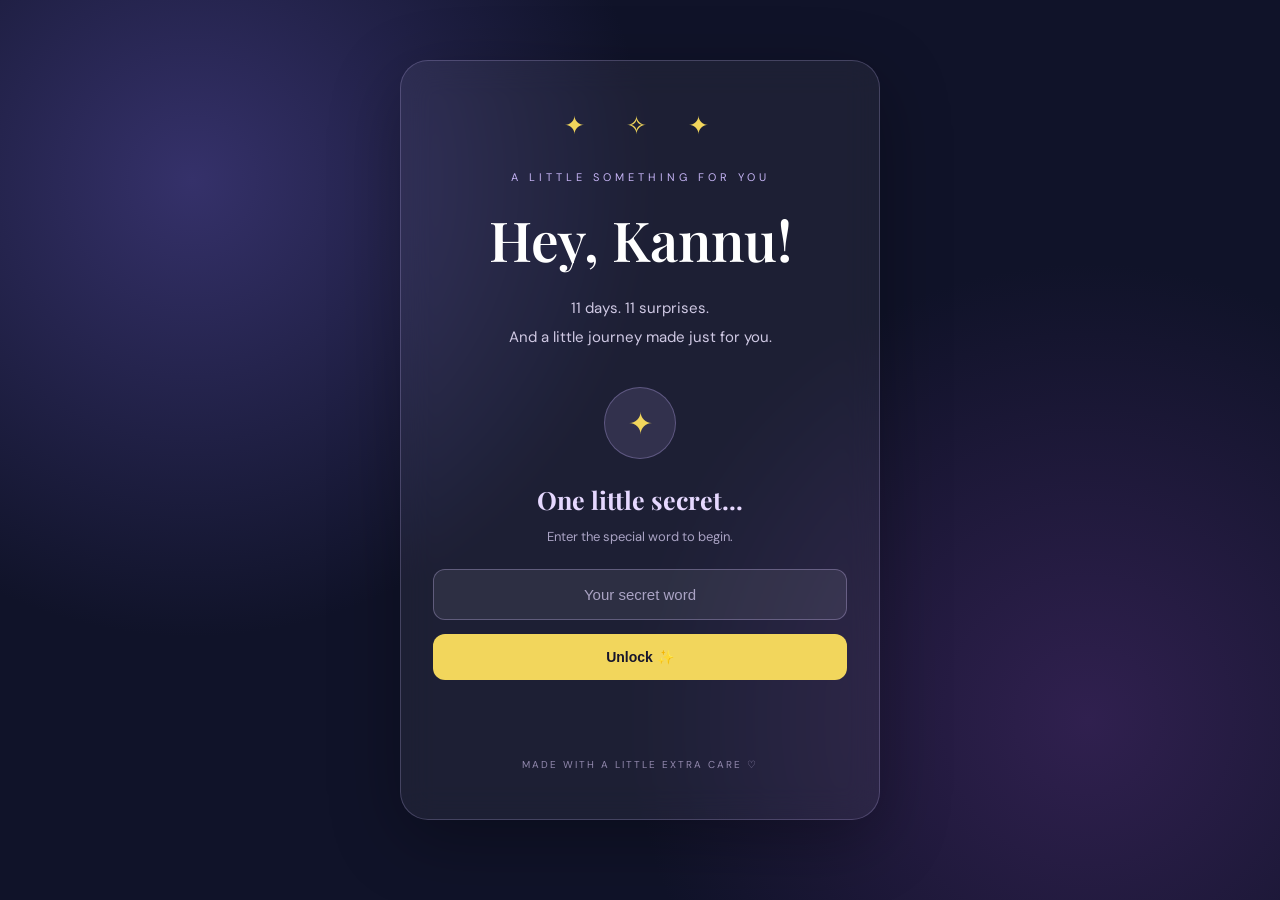
<file: index.html>
<!DOCTYPE html>
<html lang="en">
<head>
    <meta charset="UTF-8">
    <meta name="viewport" content="width=device-width, initial-scale=1.0">

    <title>11 Days for Kannu</title>

    <link rel="stylesheet" href="assets/style.css">
</head>

<body>

    <!-- PASSWORD SCREEN -->

    <main class="welcome-container" id="welcomeScreen">

        <div class="stars">✦　✧　✦</div>

        <p class="small-heading">A LITTLE SOMETHING FOR YOU</p>

        <h1>Hey, Kannu!</h1>

        <p class="subtitle">
            11 days. 11 surprises.<br>
            And a little journey made just for you.
        </p>

        <div class="lock-icon">✦</div>

        <h2>One little secret...</h2>

        <p class="instruction">
            Enter the special word to begin.
        </p>

        <form id="passwordForm">

            <input
                type="password"
                id="secretPassword"
                placeholder="Your secret word"
                autocomplete="off"
                required
            >

            <button type="submit">Unlock ✨</button>

        </form>

        <p id="message"></p>

        <footer>MADE WITH A LITTLE EXTRA CARE ♡</footer>

    </main>


    <!-- DASHBOARD -->

    <main class="dashboard" id="dashboard" hidden>

        <header class="dashboard-header">

            <p class="small-heading">YOUR LITTLE BIRTHDAY JOURNEY</p>

            <h1>11 Days for Kannu</h1>

            <p class="subtitle">
                One day. One surprise. A little memory to keep.
            </p>

            <div class="progress-box">
                <span id="progressText">0 of 11 surprises opened</span>

                <div class="progress-track">
                    <div class="progress-fill" id="progressFill"></div>
                </div>
            </div>

        </header>


        <section class="day-grid" id="dayGrid">

            <article class="day-card" data-day="1">
                <span class="day-number">01</span>
                <h3>The Beginning</h3>
                <p>Something special starts here.</p>
                <button class="day-button" disabled>Locked 🔒</button>
            </article>

            <article class="day-card" data-day="2">
                <span class="day-number">02</span>
                <h3>Rush vs Camp</h3>
                <p>Ready for the battle?</p>
                <button class="day-button" disabled>Locked 🔒</button>
            </article>

            <article class="day-card" data-day="3">
                <span class="day-number">03</span>
                <h3>Know Yourself</h3>
                <p>How well do you know Kannu?</p>
                <button class="day-button" disabled>Locked 🔒</button>
            </article>

            <article class="day-card" data-day="4">
                <span class="day-number">04</span>
                <h3>Secret Inside Joke</h3>
                <p>Only you know this one.</p>
                <button class="day-button" disabled>Locked 🔒</button>
            </article>

            <article class="day-card" data-day="5">
                <span class="day-number">05</span>
                <h3>Kannu Awards</h3>
                <p>Featuring THE RATHOD.</p>
                <button class="day-button" disabled>Locked 🔒</button>
            </article>

            <article class="day-card" data-day="6">
                <span class="day-number">06</span>
                <h3>Survival Test</h3>
                <p>Can you survive these questions?</p>
                <button class="day-button" disabled>Locked 🔒</button>
            </article>

            <article class="day-card" data-day="7">
                <span class="day-number">07</span>
                <h3>Things About You</h3>
                <p>Five things you should know.</p>
                <button class="day-button" disabled>Locked 🔒</button>
            </article>

            <article class="day-card" data-day="8">
                <span class="day-number">08</span>
                <h3>Our Memory</h3>
                <p>Piece by piece. 🧩</p>
                <button class="day-button" disabled>Locked 🔒</button>
            </article>

            <article class="day-card" data-day="9">
                <span class="day-number">09</span>
                <h3>Open When You Need It</h3>
                <p>A little reminder for you.</p>
                <button class="day-button" disabled>Locked 🔒</button>
            </article>

            <article class="day-card" data-day="10">
                <span class="day-number">10</span>
                <h3>Birthday Eve</h3>
                <p>Almost time, Kannu!</p>
                <button class="day-button" disabled>Locked 🔒</button>
            </article>

            <article class="day-card" data-day="11">
                <span class="day-number">11</span>
                <h3>The Grand Birthday</h3>
                <p>Your special day is here!</p>
                <button class="day-button" disabled>Locked 🔒</button>
            </article>

        </section>

        <footer>MADE WITH A LITTLE EXTRA CARE ♡</footer>

    </main>

    <script src="assets/script.js"></script>

</body>
</html>
</file>
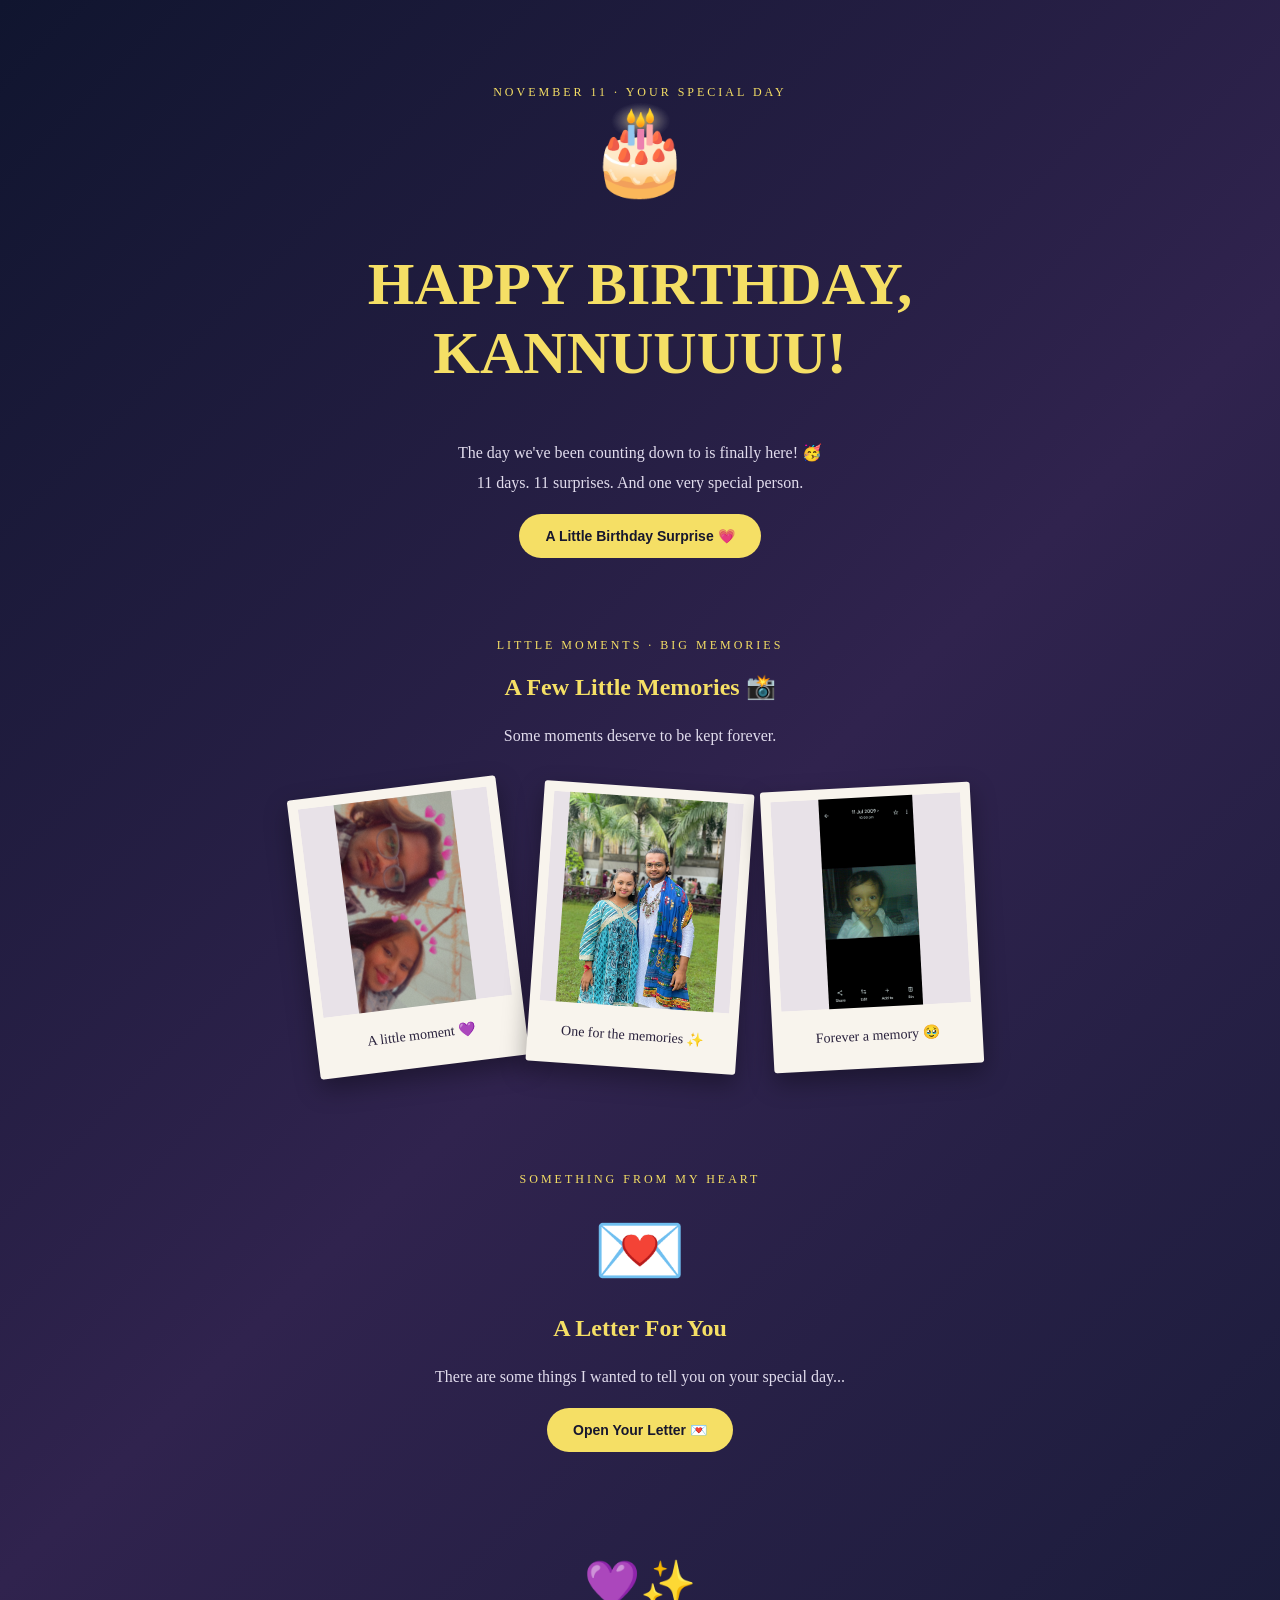
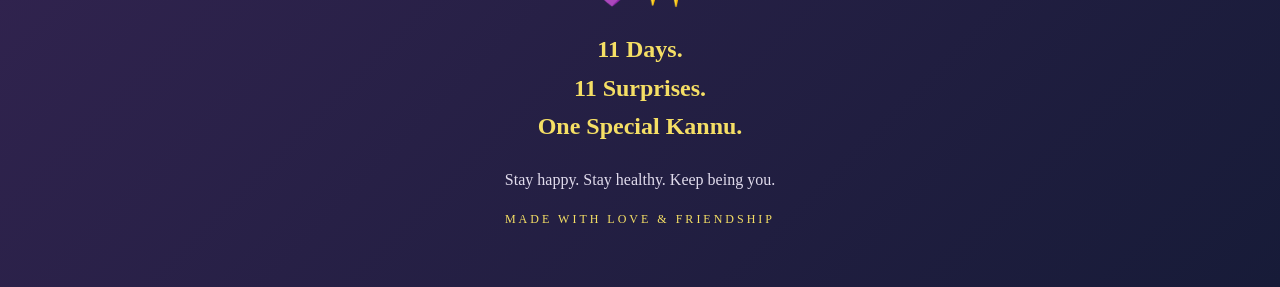
<file: birthday/birthday.html>
<!DOCTYPE html>
<html lang="en">
<head>
<meta charset="UTF-8">
<meta name="viewport" content="width=device-width, initial-scale=1.0">
<title>Happy Birthday Kannu!</title>

<style>
* {
    box-sizing: border-box;
}

body {
    margin: 0;
    min-height: 100vh;
    padding: 20px 15px;
    font-family: Georgia, serif;
    color: white;
    text-align: center;
    overflow-x: hidden;
    background: linear-gradient(135deg,#10152f,#30234e,#171b38);
}

.container {
    max-width: 900px;
    margin: auto;
}

.tag {
    color: #f5df65;
    letter-spacing: 3px;
    font-size: 12px;
}

h1 {
    color: #f5df65;
    font-size: clamp(35px,7vw,60px);
}

h2 {
    color: #f5df65;
}

p {
    color: #e1dced;
    line-height: 1.9;
}

.hero {
    padding: 65px 10px 45px;
}

.cake {
    font-size: 85px;
    animation: bounce 2s infinite ease-in-out;
}

@keyframes bounce {
    50% { transform: translateY(-12px); }
}

button {
    padding: 14px 26px;
    border: 0;
    border-radius: 30px;
    background: #f5df65;
    color: #17172e;
    font-weight: bold;
    cursor: pointer;
    font-size: 14px;
}

button:hover {
    transform: scale(1.04);
}

/* Floating hearts */

.heart {
    position: fixed;
    bottom: -40px;
    z-index: 5;
    pointer-events: none;
    animation: floatHeart 5s linear forwards;
}

@keyframes floatHeart {
    0% {
        transform: translateY(0) scale(.4) rotate(0deg);
        opacity: 0;
    }
    15% { opacity: 1; }
    100% {
        transform: translateY(-110vh) scale(1.3) rotate(35deg);
        opacity: 0;
    }
}

/* Heart pop out */

.heartBurst {
    position: fixed;
    left: 50%;
    top: 40%;
    z-index: 6;
    font-size: 35px;
    pointer-events: none;
    animation: popHeart 1.5s ease-out forwards;
}

@keyframes popHeart {
    0% {
        opacity: 0;
        transform: translate(-50%,-50%) scale(.2);
    }
    30% {
        opacity: 1;
        transform: translate(-50%,-50%) scale(1.6);
    }
    100% {
        opacity: 0;
        transform: translate(-50%,-150%) scale(1);
    }
}

/* Polaroid Gallery */

.gallery-section {
    padding: 35px 5px;
}

.gallery {
    display: flex;
    flex-wrap: wrap;
    justify-content: center;
    align-items: center;
    gap: 22px;
    margin: 35px auto;
}

.polaroid {
    width: 210px;
    padding: 10px 10px 18px;
    background: #f8f4ed;
    border-radius: 3px;
    box-shadow: 0 10px 25px rgba(0,0,0,.35);
    transition: transform .3s ease;
}

.polaroid:nth-child(1) {
    transform: rotate(-7deg);
}

.polaroid:nth-child(2) {
    transform: rotate(4deg);
}

.polaroid:nth-child(3) {
    transform: rotate(-3deg);
}

.polaroid:hover {
    transform: rotate(0deg) scale(1.07);
    z-index: 2;
}

.polaroid img {
    width: 100%;
    height: 210px;
    object-fit: contain;
    background: #e8e2e8;
}

.polaroid p {
    color: #29213c;
    margin: 12px 0 0;
    font-family: Georgia, serif;
    font-size: 14px;
}

/* Birthday Letter */

.letter-section {
    padding: 35px 5px;
}

.envelope {
    font-size: 75px;
    margin: 20px;
    animation: envelopeFloat 2s infinite ease-in-out;
}

@keyframes envelopeFloat {
    50% { transform: translateY(-8px); }
}

#letter {
    display: none;
    max-width: 680px;
    margin: 30px auto;
    padding: 30px 25px;
    text-align: left;
    border: 1px solid rgba(245,223,101,.45);
    border-radius: 18px;
    background: linear-gradient(145deg,#29264b,#1b1d3a);
    box-shadow: 0 15px 40px rgba(0,0,0,.3);
    animation: letterOpen 1s ease;
}

@keyframes letterOpen {
    from {
        opacity: 0;
        transform: translateY(30px) scale(.95);
    }
    to {
        opacity: 1;
        transform: translateY(0) scale(1);
    }
}

.letterText {
    font-family: Georgia, serif;
    font-size: 16px;
    line-height: 2;
    color: #eee9f5;
}

.signature {
    color: #f5df65;
    font-weight: bold;
}

.footer {
    padding: 40px 10px;
    margin-top: 30px;
}

.footer h2 {
    line-height: 1.6;
}

@media(max-width:480px) {
    .polaroid {
        width: 165px;
    }

    .polaroid img {
        height: 165px;
    }

    #letter {
        padding: 22px 18px;
    }
}
</style>
</head>

<body>

<div class="container">

    <!-- Birthday Hero -->

    <section class="hero">

        <div class="tag">
            NOVEMBER 11 · YOUR SPECIAL DAY
        </div>

        <div class="cake">🎂</div>

        <h1>HAPPY BIRTHDAY,<br>KANNUUUUU!</h1>

        <p>
            The day we've been counting down to
            is finally here! 🥳
            <br>
            11 days. 11 surprises.
            And one very special person.
        </p>

        <button onclick="popHearts()">
            A Little Birthday Surprise 💗
        </button>

    </section>


    <!-- Polaroid Gallery -->

    <section class="gallery-section">

        <div class="tag">LITTLE MOMENTS · BIG MEMORIES</div>

        <h2>A Few Little Memories 📸</h2>

        <p>
            Some moments deserve to be kept forever.
        </p>

        <div class="gallery">

            <div class="polaroid">
                <img src="../assets/photos/p2.jpeg.jpeg"
                     alt="Memory one">
                <p>A little moment 💜</p>
            </div>

            <div class="polaroid">
                <img src="../assets/photos/p3.jpeg.jpeg"
                     alt="Memory two">
                <p>One for the memories ✨</p>
            </div>

            <div class="polaroid">
                <img src="../assets/photos/p5.jpeg.jpeg"
                     alt="Memory three">
                <p>Forever a memory 🥹</p>
            </div>

        </div>

    </section>


    <!-- Birthday Letter -->

    <section class="letter-section">

        <div class="tag">SOMETHING FROM MY HEART</div>

        <div class="envelope">💌</div>

        <h2>A Letter For You</h2>

        <p>
            There are some things I wanted to tell you
            on your special day...
        </p>

        <button onclick="openLetter()">
            Open Your Letter 💌
        </button>

        <div id="letter">

            <h2>Happiest Birthday, Kannnuuuuu! ❤️</h2>

            <div class="letterText">

                I hope ki taru aa year boooo saru jai.
                Tu healthy rahe, happy rahe ane humesha
                aavi j rite hasto rahe. 🥹

                <br><br>

                Aa 11 divas na nana-nana surprises thi
                I hope tu khub khush thayo hase.
                I really wanted to make your birthday
                a little more special, even if I couldn't
                be there with you.

                <br><br>

                Ane haan, badhu booo jaldi sarakhu thai jase,
                etle please vadhare na vicharto.
                As always, je hu tane kahu chhu e yaad rakhje.

                <br><br>

                Tari life ma ek manas evo hamesha hase
                jene tari care hase, tari khushi ni chinta
                hase ane je hamesha tara mate wish karse —
                <strong>e hu hois.</strong> ❤️

                <br><br>

                No matter what, I'll always be your best friend.
                I will always cheer for you, care for you
                and wish the best for you.

                <br><br>

                <strong>
                    I will be your best friend forever. ♾️💗
                </strong>

                <br><br>

                Once again, Happiest Birthday Kannnuuuuu!
                Stay happy, stay healthy and keep smiling always! 🫶

                <br><br>

                <div class="signature">
                    Your Best Friend, Forever. 💜
                </div>

            </div>

        </div>

    </section>


    <!-- Footer -->

    <section class="footer">

        <div style="font-size:45px;">💜✨</div>

        <h2>
            11 Days.<br>
            11 Surprises.<br>
            One Special Kannu.
        </h2>

        <p>
            Stay happy. Stay healthy.
            Keep being you.
        </p>

        <div class="tag">
            MADE WITH LOVE & FRIENDSHIP
        </div>

    </section>

</div>


<script>

// Floating hearts animation

const heartSymbols = ["💗","💜","💕","❤️","✨"];

function createHeart() {

    const heart = document.createElement("div");

    heart.className = "heart";

    heart.textContent =
        heartSymbols[Math.floor(Math.random()*heartSymbols.length)];

    heart.style.left = Math.random()*100 + "vw";
    heart.style.fontSize = (18 + Math.random()*22) + "px";
    heart.style.animationDuration = (4 + Math.random()*3) + "s";

    document.body.appendChild(heart);

    setTimeout(() => {
        heart.remove();
    },7000);
}

setInterval(createHeart,650);


// Heart pop-out animation

function popHearts() {

    for(let i=0;i<18;i++) {

        const heart = document.createElement("div");

        heart.className = "heartBurst";
        heart.textContent = heartSymbols[
            Math.floor(Math.random()*heartSymbols.length)
        ];

        const angle = Math.random()*360;
        const distance = 80 + Math.random()*160;

        heart.style.left =
            "calc(50% + " + Math.cos(angle*Math.PI/180)*distance + "px)";

        heart.style.top =
            "calc(40% + " + Math.sin(angle*Math.PI/180)*distance + "px)";

        document.body.appendChild(heart);

        setTimeout(() => heart.remove(),1600);
    }
}


// Letter reveal

function openLetter() {

    const letter = document.getElementById("letter");

    letter.style.display = "block";

    letter.scrollIntoView({
        behavior:"smooth",
        block:"center"
    });

    popHearts();
}

</script>

</body>
</html>
</file>
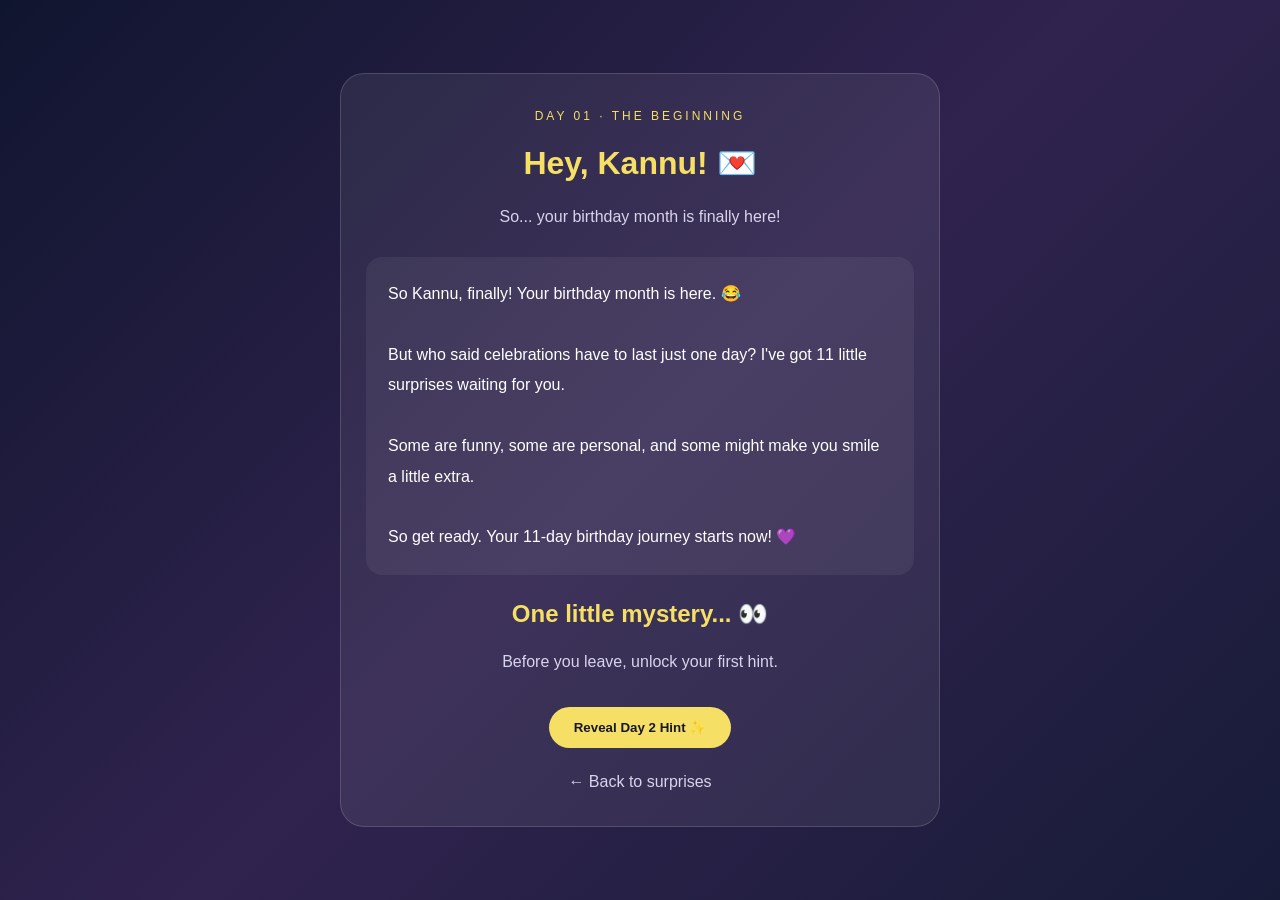
<file: daily/day1.html>
<!DOCTYPE html>
<html lang="en">
<head>
<meta charset="UTF-8">
<meta name="viewport" content="width=device-width, initial-scale=1.0">
<title>Day 1 - The Beginning</title>
<style>
*{box-sizing:border-box}
body{
 margin:0;min-height:100vh;padding:20px;display:flex;
 align-items:center;justify-content:center;
 font-family:Arial,sans-serif;color:white;
 background:linear-gradient(135deg,#10152f,#30234e,#171b38)
}
.container{
 width:100%;max-width:600px;padding:35px 25px;text-align:center;
 border-radius:24px;background:rgba(255,255,255,.07);
 border:1px solid rgba(255,255,255,.15)
}
.tag{color:#f5df65;letter-spacing:3px;font-size:12px}
h1,h2{color:#f5df65}
p{color:#d8d4ec;line-height:1.8}
.letter{
 margin:25px 0;padding:22px;text-align:left;line-height:1.9;
 background:rgba(255,255,255,.06);border-radius:16px
}
button{
 margin-top:15px;padding:13px 25px;border:0;border-radius:30px;
 background:#f5df65;color:#17172e;font-weight:bold;cursor:pointer
}
#hint{
 display:none;margin-top:20px;padding:20px;border-radius:15px;
 background:rgba(245,223,101,.1);line-height:1.8;
 animation:reveal 1s ease
}
@keyframes reveal{
 from{opacity:0;transform:scale(.7)}
 to{opacity:1;transform:scale(1)}
}
.back{display:block;margin-top:25px;color:#d8d4ec;text-decoration:none}
</style>
</head>
<body>
<div class="container">
 <div class="tag">DAY 01 · THE BEGINNING</div>
 <h1>Hey, Kannu! 💌</h1>
 <p>So... your birthday month is finally here!</p>

 <div class="letter">
  So Kannu, finally! Your birthday month is here. 😂<br><br>
  But who said celebrations have to last just one day?
  I've got 11 little surprises waiting for you.<br><br>
  Some are funny, some are personal, and some might
  make you smile a little extra.<br><br>
  So get ready. Your 11-day birthday journey starts now! 💜
 </div>

 <h2>One little mystery... 👀</h2>
 <p>Before you leave, unlock your first hint.</p>

 <button onclick="revealHint()">Reveal Day 2 Hint ✨</button>

 <div id="hint">
  <div style="font-size:50px">🎮🔥</div>
  <h2>Get Ready, Rusher!</h2>
  Someone is coming to challenge your legendary
  Free Fire skills. 😂
  <br><br>
  See you tomorrow, Kannu!
 </div>

 <a class="back" href="../index.html">← Back to surprises</a>
</div>

<script>
function revealHint(){
 document.getElementById("hint").style.display="block";
}
</script>
</body>
</html>
</file>
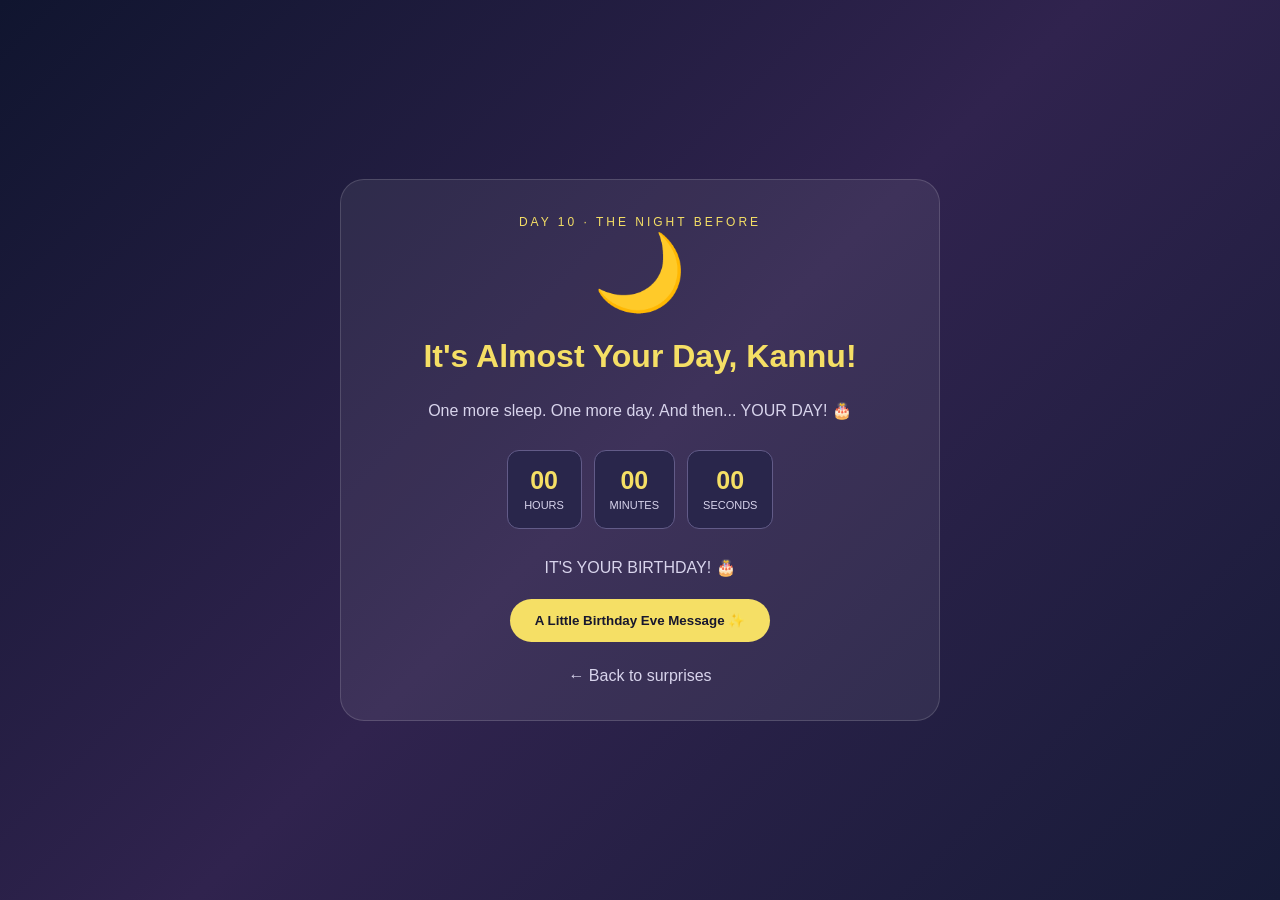
<file: daily/day10.html>
<!DOCTYPE html>
<html lang="en">
<head>
<meta charset="UTF-8">
<meta name="viewport" content="width=device-width, initial-scale=1.0">
<title>Day 10 - Birthday Eve</title>
<style>
*{box-sizing:border-box}
body{margin:0;min-height:100vh;padding:20px;display:flex;align-items:center;justify-content:center;font-family:Arial,sans-serif;color:white;background:linear-gradient(135deg,#10152f,#30234e,#171b38)}
.container{width:100%;max-width:600px;padding:35px 25px;text-align:center;border-radius:24px;background:rgba(255,255,255,.07);border:1px solid rgba(255,255,255,.15)}
.tag{color:#f5df65;letter-spacing:3px;font-size:12px}
h1,h2{color:#f5df65}
p{color:#d8d4ec;line-height:1.8}
.moon{font-size:75px;animation:float 3s infinite ease-in-out}
@keyframes float{50%{transform:translateY(-12px)}}
.countdown{display:flex;justify-content:center;gap:12px;margin:25px 0}
.time{background:#29264b;border:1px solid #625b88;padding:15px;border-radius:12px;min-width:75px}
.time strong{display:block;font-size:25px;color:#f5df65}
.time span{font-size:11px;color:#d8d4ec}
button{padding:14px 25px;border:0;border-radius:30px;background:#f5df65;color:#17172e;font-weight:bold;cursor:pointer}
#message{display:none;margin-top:25px;padding:20px;background:rgba(245,223,101,.1);border-radius:15px}
.back{display:block;margin-top:25px;color:#d8d4ec;text-decoration:none}
</style>
</head>
<body>
<div class="container">
<div class="tag">DAY 10 · THE NIGHT BEFORE</div>
<div class="moon">🌙</div>
<h1>It's Almost Your Day, Kannu!</h1>
<p>One more sleep. One more day. And then... YOUR DAY! 🎂</p>
<div class="countdown">
<div class="time"><strong id="hours">--</strong><span>HOURS</span></div>
<div class="time"><strong id="minutes">--</strong><span>MINUTES</span></div>
<div class="time"><strong id="seconds">--</strong><span>SECONDS</span></div>
</div>
<p id="status">Counting down to November 11, 2026 💜</p>
<button onclick="revealMessage()">A Little Birthday Eve Message ✨</button>
<div id="message">
<h2>Hey Birthday Boy! 🥹</h2>
<p>
Tomorrow is all about you!<br><br>
I hope the coming year brings you happiness, good health,
new adventures and countless reasons to smile.
<br><br>
And please, don't forget to enjoy your day.
You've got 11 surprises waiting for you! 😂💜
</p>
</div>
<a class="back" href="../index.html">← Back to surprises</a>
</div>
<script>
function updateCountdown(){
const target=new Date("2026-11-11T00:00:00+05:30").getTime();
const now=Date.now();
const distance=target-now;
if(distance<=0){
document.getElementById("hours").textContent="00";
document.getElementById("minutes").textContent="00";
document.getElementById("seconds").textContent="00";
document.getElementById("status").textContent="IT'S YOUR BIRTHDAY! 🎂";
return;
}
document.getElementById("hours").textContent=String(Math.floor(distance/3600000)).padStart(2,"0");
document.getElementById("minutes").textContent=String(Math.floor((distance%3600000)/60000)).padStart(2,"0");
document.getElementById("seconds").textContent=String(Math.floor((distance%60000)/1000)).padStart(2,"0");
}
function revealMessage(){
document.getElementById("message").style.display="block";
}
updateCountdown();
setInterval(updateCountdown,1000);
</script>
</body>
</html>
</file>
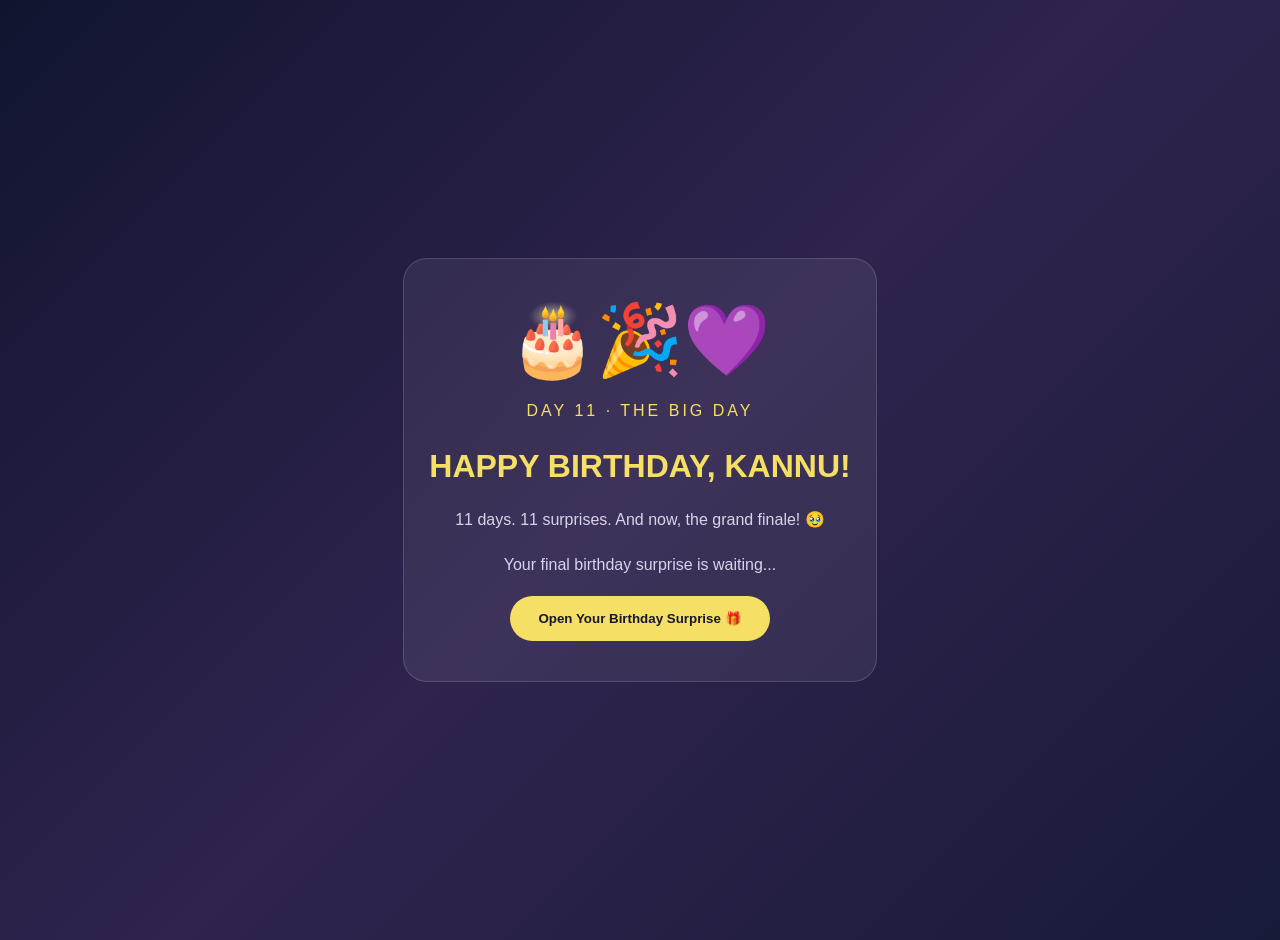
<file: daily/day11.html>
<!DOCTYPE html>
<html lang="en">
<head>
<meta charset="UTF-8">
<meta name="viewport" content="width=device-width, initial-scale=1.0">
<title>Day 11 - Grand Birthday</title>
<style>
body{
 margin:0;min-height:100vh;display:flex;align-items:center;
 justify-content:center;padding:20px;text-align:center;
 font-family:Arial,sans-serif;color:white;
 background:linear-gradient(135deg,#10152f,#30234e,#171b38)
}
.container{
 max-width:550px;padding:40px 25px;border-radius:24px;
 background:rgba(255,255,255,.07);
 border:1px solid rgba(255,255,255,.15)
}
h1{color:#f5df65}
p{color:#d8d4ec;line-height:1.8}
button{
 padding:15px 28px;border:0;border-radius:30px;
 background:#f5df65;color:#17172e;font-weight:bold;cursor:pointer
}
</style>
</head>
<body>
<div class="container">
<div style="font-size:70px">🎂🎉💜</div>
<p style="letter-spacing:3px;color:#f5df65">DAY 11 · THE BIG DAY</p>
<h1>HAPPY BIRTHDAY, KANNU!</h1>
<p>11 days. 11 surprises. And now, the grand finale! 🥹</p>
<p>Your final birthday surprise is waiting...</p>
<button onclick="window.location.href='../birthday/index.html'">
Open Your Birthday Surprise 🎁
</button>
</div>
</body>
</html>
</file>
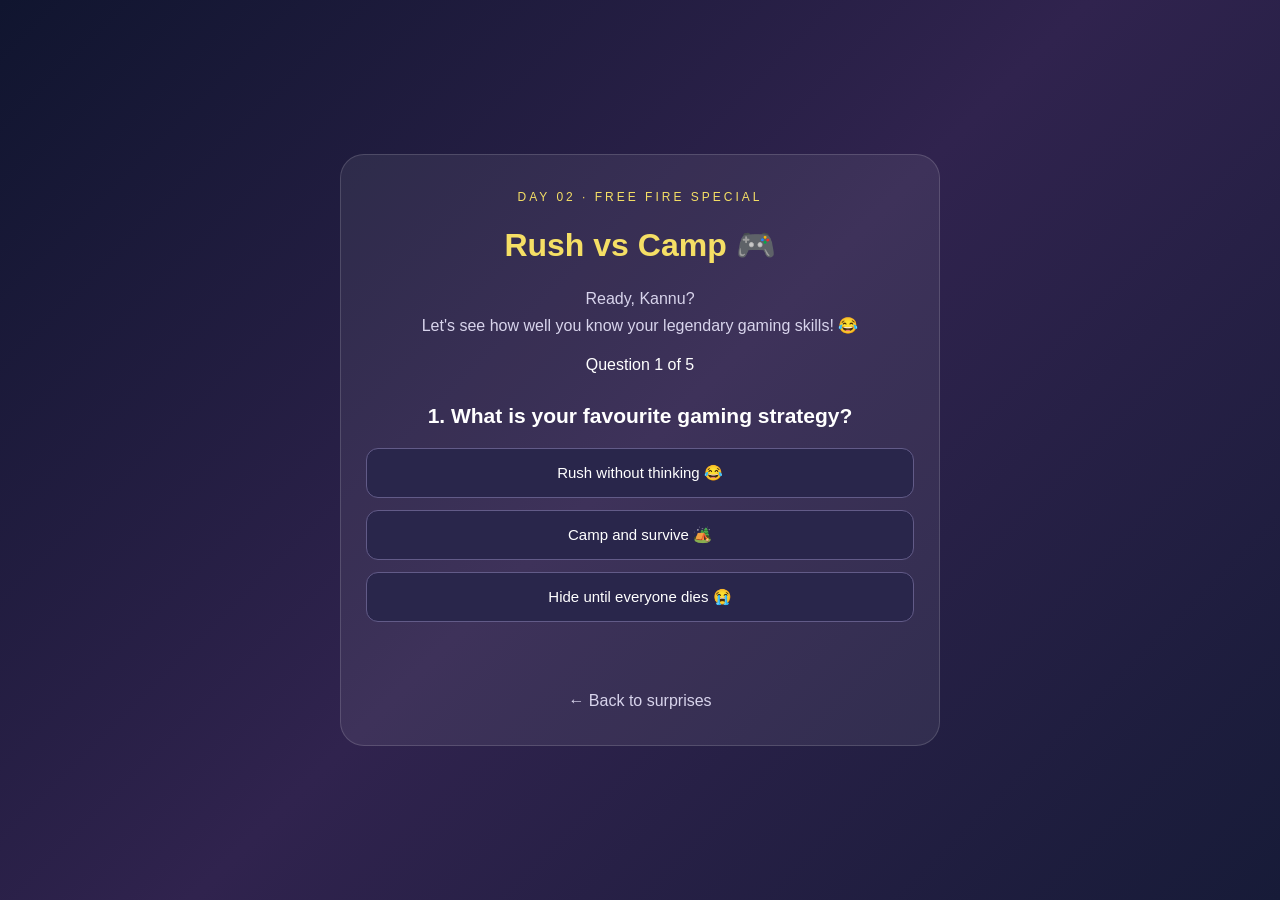
<file: daily/day2.html>
<!DOCTYPE html>
<html lang="en">
<head>
<meta charset="UTF-8">
<meta name="viewport" content="width=device-width, initial-scale=1.0">
<title>Day 2 - Rush vs Camp</title>
<style>
*{box-sizing:border-box}
body{
 margin:0;min-height:100vh;padding:20px;display:flex;
 align-items:center;justify-content:center;font-family:Arial,sans-serif;
 color:white;background:linear-gradient(135deg,#10152f,#30234e,#171b38)
}
.container{
 width:100%;max-width:600px;padding:35px 25px;text-align:center;
 border-radius:24px;background:rgba(255,255,255,.07);
 border:1px solid rgba(255,255,255,.15)
}
.tag{color:#f5df65;letter-spacing:3px;font-size:12px}
h1{color:#f5df65}
.subtitle{color:#d8d4ec;line-height:1.7}
.question{font-size:21px;margin:30px 0 20px}
.options{display:grid;gap:12px}
.option{
 background:#29264b;color:white;border:1px solid #625b88;
 padding:15px;border-radius:12px;cursor:pointer;font-size:15px
}
.option:hover{background:#48406f}
.option:disabled{opacity:.8;cursor:default}
#feedback{color:#f5df65;margin-top:20px;min-height:25px}
.next{
 display:none;background:#f5df65;color:#17172e;border:0;
 padding:13px 25px;border-radius:30px;font-weight:bold;cursor:pointer
}
#result{display:none;line-height:1.8}
.back{display:block;margin-top:25px;color:#d8d4ec;text-decoration:none}
</style>
</head>
<body>
<div class="container">
 <div id="quiz">
  <div class="tag">DAY 02 · FREE FIRE SPECIAL</div>
  <h1>Rush vs Camp 🎮</h1>
  <p class="subtitle">
   Ready, Kannu?<br>
   Let's see how well you know your legendary gaming skills! 😂
  </p>
  <p id="counter">Question 1 of 5</p>
  <h2 class="question" id="question"></h2>
  <div class="options" id="options"></div>
  <p id="feedback"></p>
  <button class="next" id="nextBtn" onclick="nextQuestion()">Next Question →</button>
 </div>

 <div id="result">
  <div class="tag">MISSION COMPLETED</div>
  <h1>BOOYAH! 🏆</h1>
  <p>
   Congratulations, Kannu! 😂<br><br>
   Your Free Fire skills might be legendary...
   but your answers are even more unpredictable!
   <br><br>
   Keep rushing, keep laughing, and please stop getting knocked first. 😭
  </p>
  <h2 style="color:#f5df65">THE LEGENDARY RUSHER 👑</h2>
  <p>Day 2 complete. See you tomorrow! 💜</p>
 </div>
 <a class="back" href="../index.html">← Back to surprises</a>
</div>

<script>
const questions=[
 {q:"1. What is your favourite gaming strategy?",
  options:["Rush without thinking 😂","Camp and survive 🏕️","Hide until everyone dies 😭"],
  feedback:"We both know you are going to rush anyway! 😂"},
 {q:"2. What happens when you see an enemy?",
  options:["Direct rush 🔫","First take cover","Panic and run 🏃"],
  feedback:"Enemy spotted = Kannu activated! 💀"},
 {q:"3. Who is more likely to get knocked first?",
  options:["You, obviously 😭","Me, obviously 😂","Both of us together"],
  feedback:"Teamwork makes the dream work... even in getting knocked! 🤝"},
 {q:"4. What do you say after losing a match?",
  options:["Lag tha! 😤","Team noob hai!","One more match!"],
  feedback:"One more match? We all know that means ten more! 😂"},
 {q:"5. What matters more in Free Fire?",
  options:["Booyah 🏆","Kills 🔥","Playing together 💜"],
  feedback:"Okay, that was actually a sweet answer!"}
];
let currentQuestion=0;

function showQuestion(){
 const q=questions[currentQuestion];
 document.getElementById("counter").textContent=
  "Question "+(currentQuestion+1)+" of 5";
 document.getElementById("question").textContent=q.q;
 document.getElementById("feedback").textContent="";
 document.getElementById("nextBtn").style.display="none";
 const box=document.getElementById("options");
 box.innerHTML="";
 q.options.forEach(function(option){
  const button=document.createElement("button");
  button.className="option";
  button.textContent=option;
  button.onclick=function(){chooseAnswer(q.feedback)};
  box.appendChild(button);
 });
}
function chooseAnswer(feedback){
 document.querySelectorAll(".option").forEach(b=>b.disabled=true);
 document.getElementById("feedback").textContent=feedback;
 document.getElementById("nextBtn").style.display="inline-block";
}
function nextQuestion(){
 currentQuestion++;
 if(currentQuestion<questions.length){showQuestion();}
 else{
  document.getElementById("quiz").style.display="none";
  document.getElementById("result").style.display="block";
 }
}
showQuestion();
</script>
</body>
</html>
</file>
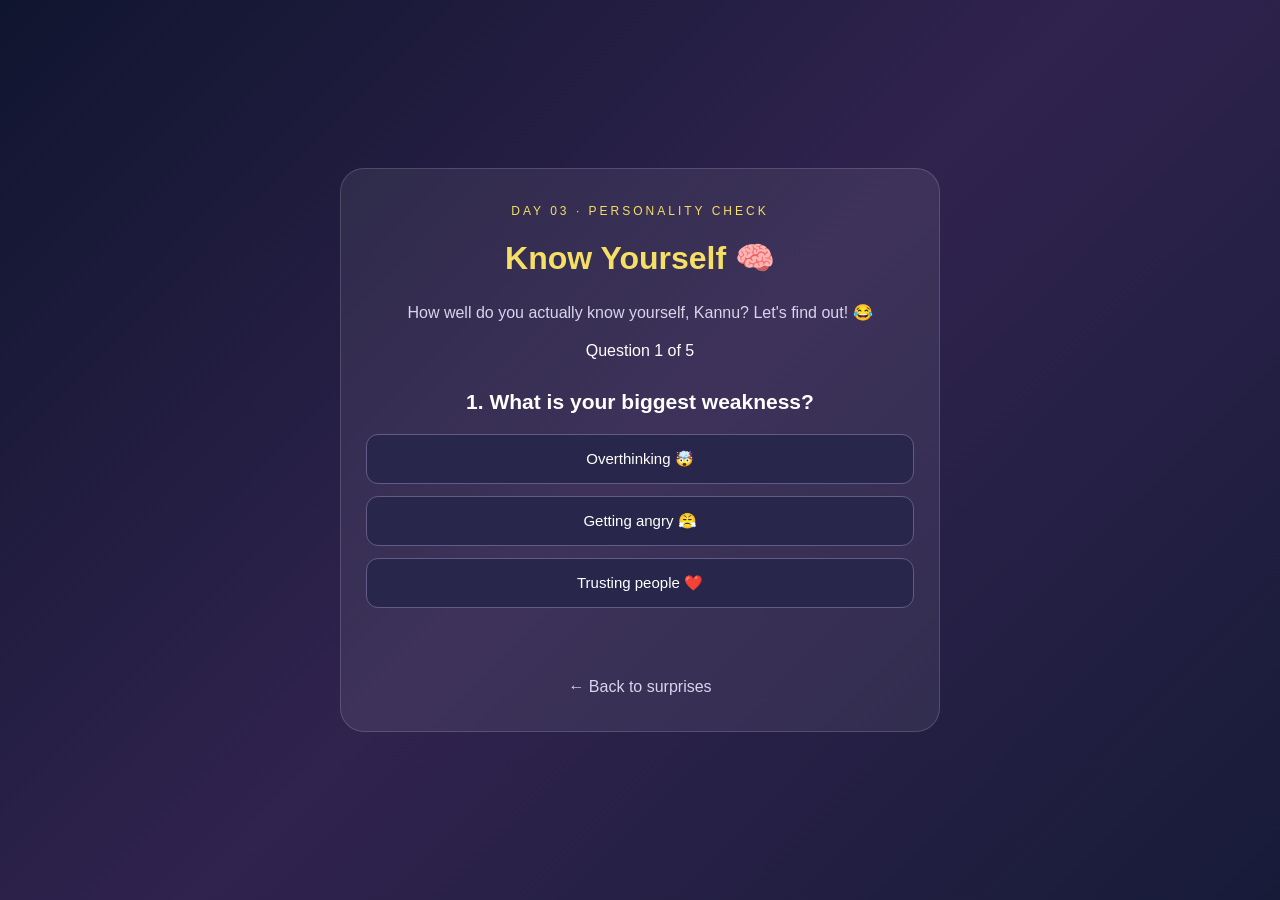
<file: daily/day3.html>
<!DOCTYPE html>
<html lang="en">
<head>
<meta charset="UTF-8">
<meta name="viewport" content="width=device-width, initial-scale=1.0">
<title>Day 3 - Know Yourself</title>
<style>
*{box-sizing:border-box}
body{
 margin:0;min-height:100vh;padding:20px;display:flex;
 align-items:center;justify-content:center;font-family:Arial,sans-serif;
 color:white;background:linear-gradient(135deg,#10152f,#30234e,#171b38)
}
.container{
 width:100%;max-width:600px;padding:35px 25px;text-align:center;
 border-radius:24px;background:rgba(255,255,255,.07);
 border:1px solid rgba(255,255,255,.15)
}
.tag{color:#f5df65;letter-spacing:3px;font-size:12px}
h1{color:#f5df65}
.subtitle{color:#d8d4ec;line-height:1.7}
.question{margin:30px 0 20px;font-size:21px}
.options{display:grid;gap:12px}
.option{
 padding:15px;border-radius:12px;border:1px solid #625b88;
 background:#29264b;color:white;cursor:pointer;font-size:15px
}
.option:hover{background:#48406f}
.option:disabled{opacity:.8;cursor:default}
#feedback{color:#f5df65;line-height:1.6;min-height:25px;margin-top:20px}
.next{
 display:none;margin-top:15px;padding:13px 25px;border:0;
 border-radius:30px;background:#f5df65;color:#17172e;
 font-weight:bold;cursor:pointer
}
#result{display:none;line-height:1.8}
.back{display:block;margin-top:25px;color:#d8d4ec;text-decoration:none}
</style>
</head>
<body>
<div class="container">
 <div id="quiz">
  <div class="tag">DAY 03 · PERSONALITY CHECK</div>
  <h1>Know Yourself 🧠</h1>
  <p class="subtitle">
   How well do you actually know yourself, Kannu?
   Let's find out! 😂
  </p>
  <p id="counter">Question 1 of 5</p>
  <h2 class="question" id="question"></h2>
  <div class="options" id="options"></div>
  <p id="feedback"></p>
  <button class="next" id="nextBtn" onclick="nextQuestion()">Next Question →</button>
 </div>

 <div id="result">
  <div class="tag">PERSONALITY REVEALED</div>
  <h1>That's So You! 💜</h1>
  <p>
   Quiz complete! Pan Kannu, tu haju pan ek mystery chhe! 😂
   <br><br>
   Tu funny chhe, caring chhe, thodo pagal chhe...
   and sometimes impossible to understand.
   <br><br>
   But that's what makes you YOU.
  </p>
  <h2 style="color:#f5df65">Never change, Paglu! ✨</h2>
  <p>Day 3 complete. See you tomorrow!</p>
 </div>
 <a class="back" href="../index.html">← Back to surprises</a>
</div>

<script>
const questions=[
 {q:"1. What is your biggest weakness?",
  options:["Overthinking 🤯","Getting angry 😤","Trusting people ❤️"],
  feedback:"You may not admit it, but I think you overthink a lot!"},
 {q:"2. Are you more pagal or samajdar?",
  options:["100% Pagal 😂","Secretly samajdar 😎","Depends on the mood"],
  feedback:"Honestly, both sides exist in you! 😂"},
 {q:"3. Why do you rush in Free Fire?",
  options:["No patience 😭","Full confidence 🔥","Just for fun 😂"],
  feedback:"Your patience and rushing skills are from different planets!"},
 {q:"4. What do you usually do when you're angry?",
  options:["Stop talking 🤐","Get irritated 😤","Pretend nothing happened"],
  feedback:"Sometimes you don't say much, but I know something is going on."},
 {q:"5. How would your friends describe you?",
  options:["Funny and pagal 😂","Caring and sweet 💜","Annoying but lovable 🥹"],
  feedback:"A little bit of everything. That's our Kannu!"}
];
let currentQuestion=0;

function showQuestion(){
 const q=questions[currentQuestion];
 document.getElementById("counter").textContent=
  "Question "+(currentQuestion+1)+" of 5";
 document.getElementById("question").textContent=q.q;
 document.getElementById("feedback").textContent="";
 document.getElementById("nextBtn").style.display="none";
 const box=document.getElementById("options");
 box.innerHTML="";
 q.options.forEach(function(option){
  const button=document.createElement("button");
  button.className="option";
  button.textContent=option;
  button.onclick=function(){chooseAnswer(q.feedback)};
  box.appendChild(button);
 });
}
function chooseAnswer(feedback){
 document.querySelectorAll(".option").forEach(b=>b.disabled=true);
 document.getElementById("feedback").textContent=feedback;
 document.getElementById("nextBtn").style.display="inline-block";
}
function nextQuestion(){
 currentQuestion++;
 if(currentQuestion<questions.length){showQuestion();}
 else{
  document.getElementById("quiz").style.display="none";
  document.getElementById("result").style.display="block";
 }
}
showQuestion();
</script>
</body>
</html>
</file>
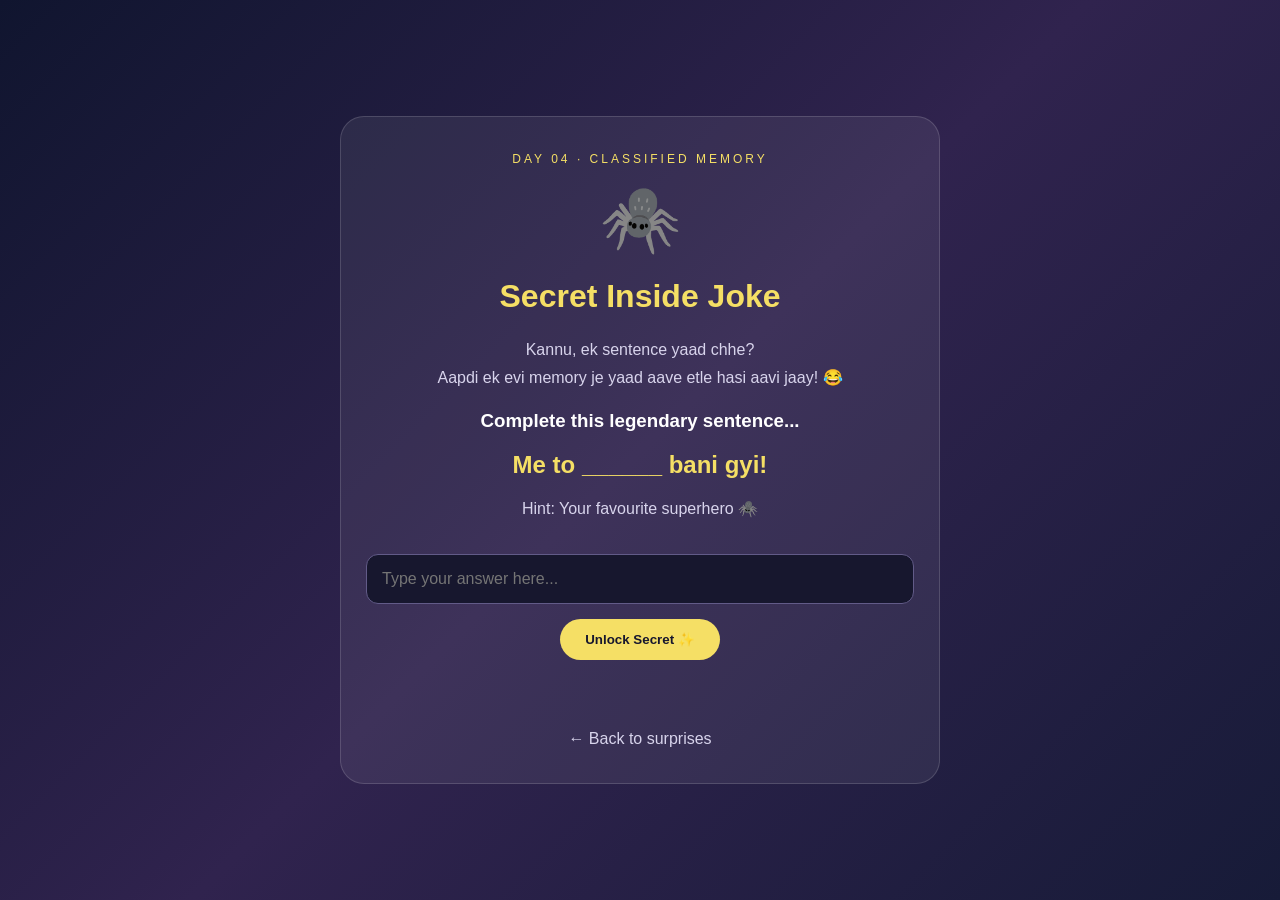
<file: daily/day4.html>
<!DOCTYPE html>
<html lang="en">
<head>
<meta charset="UTF-8">
<meta name="viewport" content="width=device-width, initial-scale=1.0">
<title>Day 4 - Secret Inside Joke</title>
<style>
*{box-sizing:border-box}
body{
 margin:0;min-height:100vh;padding:20px;display:flex;
 align-items:center;justify-content:center;font-family:Arial,sans-serif;
 color:white;background:linear-gradient(135deg,#10152f,#30234e,#171b38)
}
.container{
 width:100%;max-width:600px;padding:35px 25px;text-align:center;
 border-radius:24px;background:rgba(255,255,255,.07);
 border:1px solid rgba(255,255,255,.15)
}
.tag{color:#f5df65;letter-spacing:3px;font-size:12px}
h1{color:#f5df65}
.subtitle{color:#d8d4ec;line-height:1.7}
.spider{font-size:65px;margin:15px;animation:swing 2s infinite ease-in-out}
@keyframes swing{
 0%,100%{transform:rotate(-10deg)}
 50%{transform:rotate(10deg)}
}
input{
 width:100%;padding:15px;margin-top:20px;border:1px solid #625b88;
 border-radius:12px;background:#17172e;color:white;font-size:16px;outline:none
}
button{
 margin-top:15px;padding:13px 25px;border:0;border-radius:30px;
 background:#f5df65;color:#17172e;font-weight:bold;cursor:pointer
}
button:hover{background:#ffe987;transform:scale(1.03)}
#message{color:#f5df65;margin-top:20px;min-height:25px}
#reveal{
 display:none;margin-top:25px;padding:20px;border-radius:16px;
 background:rgba(245,223,101,.1);animation:appear 1s ease
}
@keyframes appear{
 from{opacity:0;transform:scale(.7)}
 to{opacity:1;transform:scale(1)}
}
.back{display:block;margin-top:25px;color:#d8d4ec;text-decoration:none}
</style>
</head>
<body>
<div class="container">
 <div class="tag">DAY 04 · CLASSIFIED MEMORY</div>
 <div class="spider">🕷️</div>
 <h1>Secret Inside Joke</h1>

 <p class="subtitle">
  Kannu, ek sentence yaad chhe?<br>
  Aapdi ek evi memory je yaad aave etle hasi aavi jaay! 😂
 </p>

 <h3>Complete this legendary sentence...</h3>
 <h2 style="color:#f5df65">Me to ______ bani gyi!</h2>

 <p style="color:#d8d4ec">Hint: Your favourite superhero 🕷️</p>

 <input type="text" id="answer"
  placeholder="Type your answer here..." autocomplete="off">

 <button onclick="checkAnswer()">Unlock Secret ✨</button>
 <p id="message"></p>

 <div id="reveal">
  <div style="font-size:65px">🕷️😂💜</div>
  <h2 style="color:#f5df65">SPIDERMAN BANI GYI!</h2>
  <p>
   HAHAHA! 😭😂<br><br>
   Finally, someone remembers this legendary moment!
   <br><br>
   Some jokes are too iconic to ever forget.
   <br><br>
   Day 4 unlocked. 💜
  </p>
 </div>

 <a class="back" href="../index.html">← Back to surprises</a>
</div>

<script>
function checkAnswer(){
 const answer=document.getElementById("answer").value.trim().toLowerCase();
 const correctAnswer="spiderman";

 if(answer===correctAnswer){
  document.getElementById("message").textContent=
   "CORRECT ANSWER! SECRET UNLOCKED! 🎉";
  document.getElementById("reveal").style.display="block";
  document.getElementById("answer").disabled=true;
 }else{
  document.getElementById("message").textContent=
   "Wrong answer, Kannu! 😂 Try again. Hint: 🕷️";
 }
}
</script>
</body>
</html>
</file>
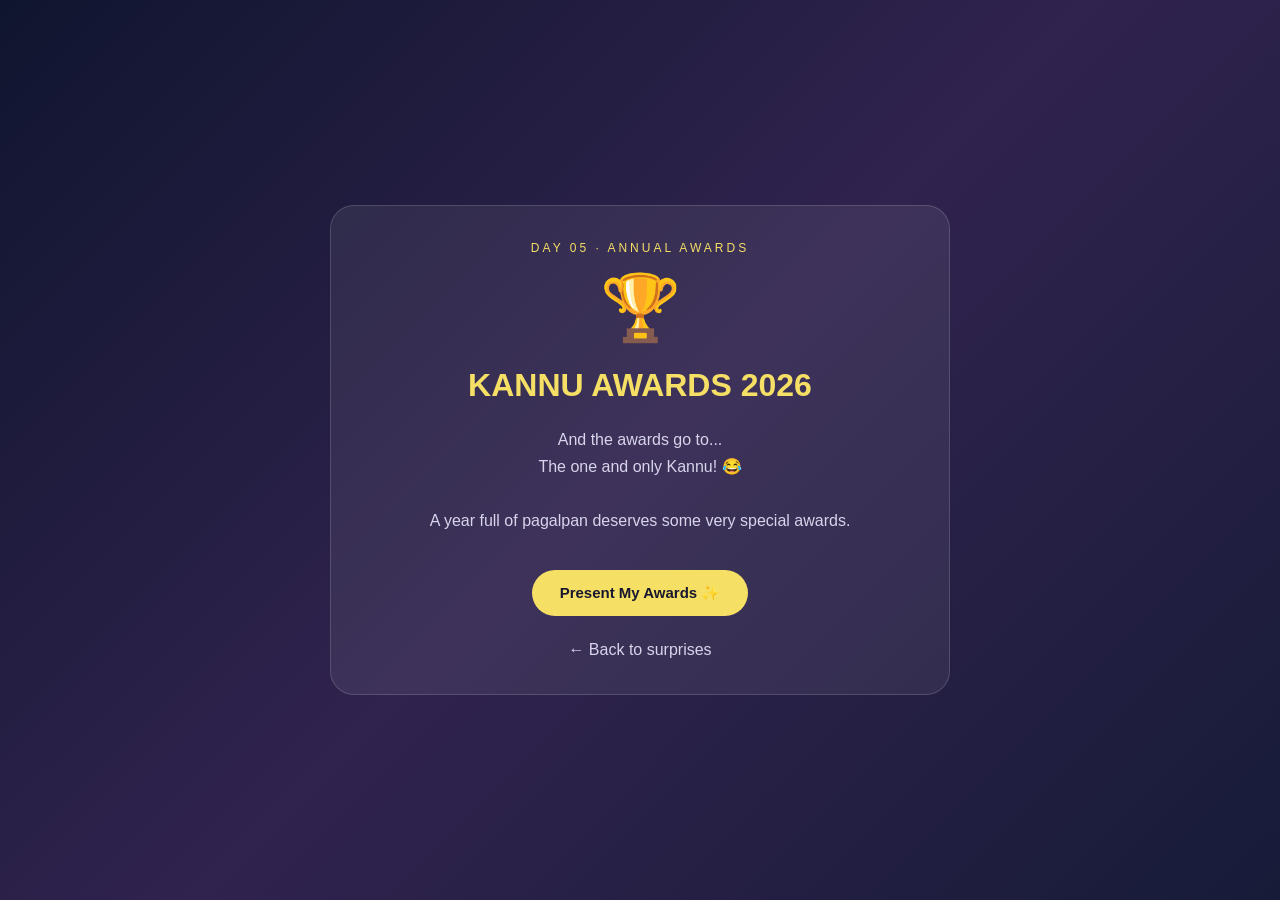
<file: daily/day5.html>
<!DOCTYPE html>
<html lang="en">
<head>
<meta charset="UTF-8">
<meta name="viewport" content="width=device-width, initial-scale=1.0">
<title>Day 5 - Kannu Awards 2026</title>
<style>
*{box-sizing:border-box}
body{
 margin:0;min-height:100vh;padding:25px 15px;display:flex;
 align-items:center;justify-content:center;font-family:Arial,sans-serif;
 color:white;background:linear-gradient(135deg,#10152f,#30234e,#171b38)
}
.container{
 width:100%;max-width:620px;padding:35px 25px;text-align:center;
 border-radius:24px;background:rgba(255,255,255,.07);
 border:1px solid rgba(255,255,255,.15)
}
.tag{color:#f5df65;letter-spacing:3px;font-size:12px}
h1{color:#f5df65}
.subtitle{color:#d8d4ec;line-height:1.7}
.trophy{font-size:65px;margin:15px}
.award{
 padding:18px;margin:15px 0;border-radius:15px;
 background:#29264b;border:1px solid #625b88;
 animation:appear .6s ease
}
.award h3{color:#f5df65;margin:8px 0}
.award p{color:#d8d4ec;margin-bottom:0;line-height:1.5}
button{
 margin-top:20px;padding:14px 28px;border:0;border-radius:30px;
 background:#f5df65;color:#17172e;font-weight:bold;cursor:pointer;font-size:15px
}
#awards{display:none}
#special{
 display:none;padding:30px 15px;margin-top:20px;
 border:2px solid #f5df65;border-radius:20px;
 background:rgba(245,223,101,.1);animation:grandReveal 1s ease
}
#special h1{font-size:38px;letter-spacing:4px}
@keyframes appear{
 from{opacity:0;transform:translateY(15px)}
 to{opacity:1;transform:translateY(0)}
}
@keyframes grandReveal{
 0%{opacity:0;transform:scale(.5) rotate(-5deg)}
 70%{transform:scale(1.05)}
 100%{opacity:1;transform:scale(1)}
}
.back{display:block;margin-top:25px;color:#d8d4ec;text-decoration:none}
</style>
</head>
<body>
<div class="container">

 <div class="tag">DAY 05 · ANNUAL AWARDS</div>
 <div class="trophy">🏆</div>

 <div id="intro">
  <h1>KANNU AWARDS 2026</h1>
  <p class="subtitle">
   And the awards go to...<br>
   The one and only Kannu! 😂
   <br><br>
   A year full of pagalpan deserves some very special awards.
  </p>
  <button onclick="showAwards()">Present My Awards ✨</button>
 </div>

 <div id="awards">
  <h1>Congratulations, Kannu! 🎉</h1>

  <div class="award">
   <h3>😂 World's Biggest Paglu</h3>
   <p>For being professionally pagal, 24/7.</p>
  </div>

  <div class="award">
   <h3>🤐 Professional Problem Hider</h3>
   <p>For saying "kuch nahi" when there's clearly something.</p>
  </div>

  <div class="award">
   <h3>🎮 Best Free Fire Rusher</h3>
   <p>For rushing first and thinking later.</p>
  </div>

  <div class="award">
   <h3>💜 Cutest Irritating Human</h3>
   <p>For irritating people and still being lovable.</p>
  </div>

  <div class="award">
   <h3>👑 My Favourite Idiot</h3>
   <p>No explanation needed. The title says it all!</p>
  </div>

  <p style="color:#d8d4ec">
   But wait... there's ONE final award!
  </p>

  <button onclick="revealSpecial()">Reveal Special Award 👀</button>

  <div id="special">
   <div style="font-size:65px">👑🏆</div>
   <p style="color:#f5df65;letter-spacing:3px">
    THE ONE. THE ONLY.
   </p>
   <h1>THE RATHOD</h1>
   <p>
    No competition. No explanation.<br>
    Just THE RATHOD. 😂
    <br><br>
    This award is exclusive and cannot be transferred.
    Lifetime achievement unlocked! 🏆
   </p>
   <h2 style="color:#f5df65">Day 5 Complete! 💜</h2>
  </div>
 </div>

 <a class="back" href="../index.html">← Back to surprises</a>
</div>

<script>
function showAwards(){
 document.getElementById("intro").style.display="none";
 document.getElementById("awards").style.display="block";
}

function revealSpecial(){
 document.getElementById("special").style.display="block";
}
</script>
</body>
</html>
</file>
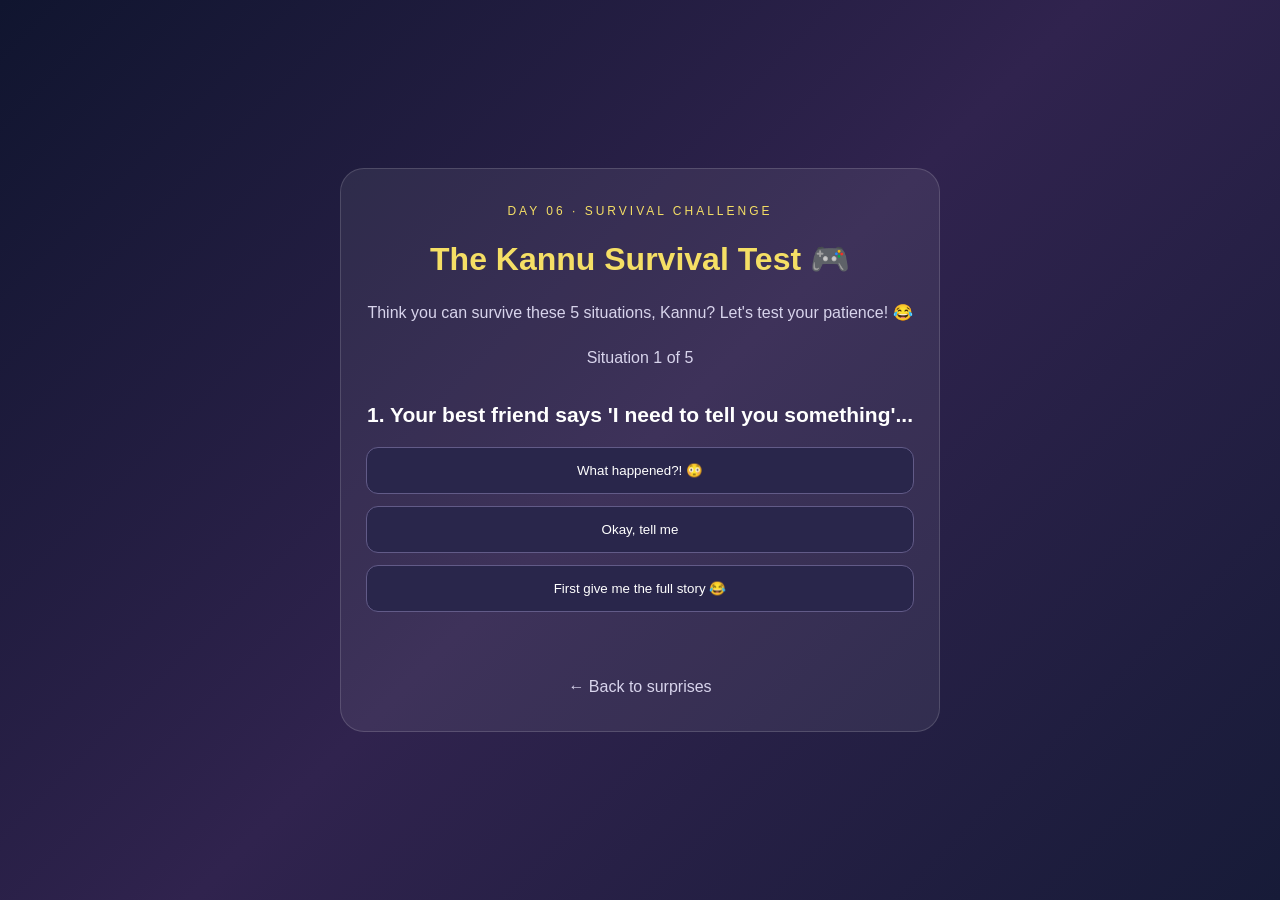
<file: daily/day6.html>
<!DOCTYPE html>
<html lang="en">
<head>
<meta charset="UTF-8">
<meta name="viewport" content="width=device-width, initial-scale=1.0">
<title>Day 6 - Kannu Survival Test</title>
<style>
*{box-sizing:border-box}
body{margin:0;min-height:100vh;padding:20px;display:flex;align-items:center;justify-content:center;font-family:Arial,sans-serif;color:white;background:linear-gradient(135deg,#10152f,#30234e,#171b38)}
.container{width:100%;max-width:600px;padding:35px 25px;text-align:center;border-radius:24px;background:rgba(255,255,255,.07);border:1px solid rgba(255,255,255,.15)}
.tag{color:#f5df65;letter-spacing:3px;font-size:12px}
h1{color:#f5df65}
p{color:#d8d4ec;line-height:1.8}
.question{font-size:21px;margin:30px 0 20px}
.options{display:grid;gap:12px}
.option{padding:15px;border-radius:12px;border:1px solid #625b88;background:#29264b;color:white;cursor:pointer}
.option:disabled{opacity:.8}
#feedback{color:#f5df65;min-height:25px}
.next{display:none;margin-top:15px;padding:13px 25px;border:0;border-radius:30px;background:#f5df65;color:#17172e;font-weight:bold;cursor:pointer}
#result{display:none;line-height:1.8}
.certificate{padding:25px;margin-top:20px;border:2px solid #f5df65;border-radius:18px}
.back{display:block;margin-top:25px;color:#d8d4ec;text-decoration:none}
</style>
</head>
<body>
<div class="container">
<div id="quiz">
<div class="tag">DAY 06 · SURVIVAL CHALLENGE</div>
<h1>The Kannu Survival Test 🎮</h1>
<p>Think you can survive these 5 situations, Kannu? Let's test your patience! 😂</p>
<p id="counter">Situation 1 of 5</p>
<h2 class="question" id="question"></h2>
<div class="options" id="options"></div>
<p id="feedback"></p>
<button class="next" id="nextBtn" onclick="nextQuestion()">Next Situation →</button>
</div>
<div id="result">
<div class="tag">SURVIVAL REPORT</div>
<h1>YOU SURVIVED! 🏆</h1>
<div class="certificate">
<div style="font-size:65px">🏅</div>
<h2 style="color:#f5df65">OFFICIAL KANNU SURVIVOR</h2>
<p>This certificate is awarded to Kannu for surviving 5 extremely unnecessary situations. 😂</p>
<h2 style="color:#f5df65">MISSION PASSED!</h2>
</div>
<p>Congratulations! You survived... somehow. 😂<br><br>Your patience deserves an award. Your pagalpan deserves a separate award. 😭<br><br>Day 6 complete! 💜</p>
</div>
<a class="back" href="../index.html">← Back to surprises</a>
</div>
<script>
const questions=[
{q:"1. Your best friend says 'I need to tell you something'...",options:["What happened?! 😳","Okay, tell me","First give me the full story 😂"],feedback:"The curiosity is REAL! You need the full story immediately. 😂"},
{q:"2. Your Free Fire teammate gets knocked...",options:["Rush to save them 🔥","Run away and survive 🏃","Blame the teammate 😭"],feedback:"A true gamer never misses a chance to blame lag! 😂"},
{q:"3. Someone irritates you for no reason...",options:["Ignore them 😎","Give them a lecture","Become even more irritating 😂"],feedback:"Congratulations, you've officially become the problem! 😭"},
{q:"4. You have an important task but feel lazy...",options:["Do it immediately","I'll do it tomorrow","First take a small break... for 3 hours 😂"],feedback:"That small break has officially become a holiday! 😂"},
{q:"5. Your friend asks, 'Are you okay?'...",options:["I'm fine","Nothing happened","Long story... sit down 😭"],feedback:"Sometimes one question opens a whole documentary! 😂"}
];
let currentQuestion=0;
function showQuestion(){
const q=questions[currentQuestion];
document.getElementById("counter").textContent="Situation "+(currentQuestion+1)+" of 5";
document.getElementById("question").textContent=q.q;
document.getElementById("feedback").textContent="";
document.getElementById("nextBtn").style.display="none";
const box=document.getElementById("options");box.innerHTML="";
q.options.forEach(option=>{
const b=document.createElement("button");b.className="option";b.textContent=option;
b.onclick=()=>chooseAnswer(q.feedback);box.appendChild(b);
});
}
function chooseAnswer(feedback){
document.querySelectorAll(".option").forEach(b=>b.disabled=true);
document.getElementById("feedback").textContent=feedback;
document.getElementById("nextBtn").style.display="inline-block";
}
function nextQuestion(){
currentQuestion++;
if(currentQuestion<questions.length)showQuestion();
else{document.getElementById("quiz").style.display="none";document.getElementById("result").style.display="block";}
}
showQuestion();
</script>
</body>
</html>
</file>
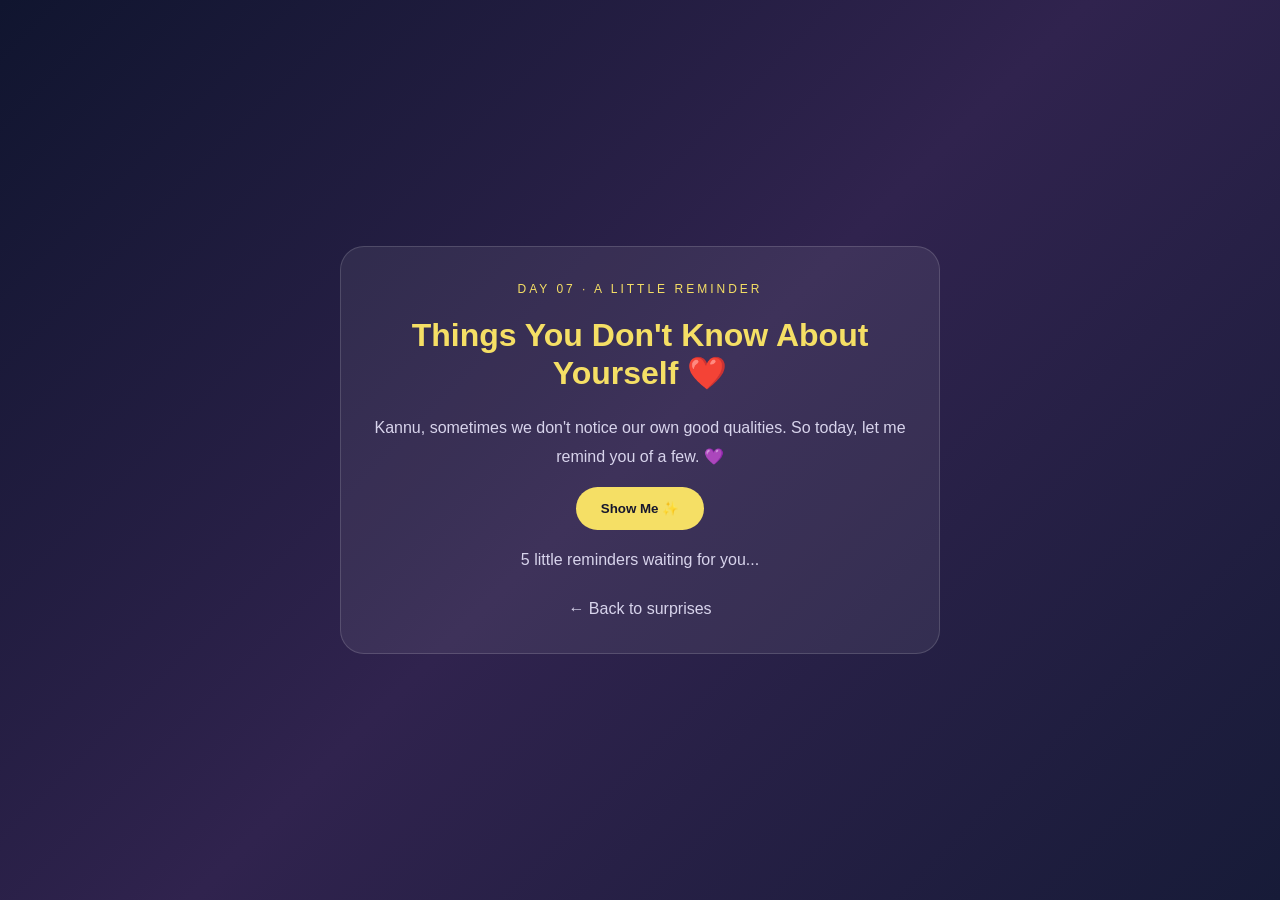
<file: daily/day7.html>
<!DOCTYPE html>
<html lang="en">
<head>
<meta charset="UTF-8">
<meta name="viewport" content="width=device-width, initial-scale=1.0">
<title>Day 7 - Things You Don't Know</title>
<style>
*{box-sizing:border-box}
body{margin:0;min-height:100vh;padding:20px;display:flex;align-items:center;justify-content:center;font-family:Arial,sans-serif;color:white;background:linear-gradient(135deg,#10152f,#30234e,#171b38)}
.container{width:100%;max-width:600px;padding:35px 25px;text-align:center;border-radius:24px;background:rgba(255,255,255,.07);border:1px solid rgba(255,255,255,.15)}
.tag{color:#f5df65;letter-spacing:3px;font-size:12px}
h1,h2{color:#f5df65}
p{color:#d8d4ec;line-height:1.8}
button{padding:14px 25px;border:0;border-radius:30px;background:#f5df65;color:#17172e;font-weight:bold;cursor:pointer}
#quality{display:none;margin:25px 0;padding:25px;border-radius:18px;background:rgba(245,223,101,.1);animation:show .6s ease}
@keyframes show{from{opacity:0;transform:translateY(15px)}to{opacity:1;transform:translateY(0)}}
.back{display:block;margin-top:25px;color:#d8d4ec;text-decoration:none}
</style>
</head>
<body>
<div class="container">
<div class="tag">DAY 07 · A LITTLE REMINDER</div>
<h1>Things You Don't Know About Yourself ❤️</h1>
<p>Kannu, sometimes we don't notice our own good qualities. So today, let me remind you of a few. 💜</p>
<div id="quality">
<h2 id="heading"></h2>
<p id="description"></p>
</div>
<button id="revealBtn" onclick="nextQuality()">Show Me ✨</button>
<p id="count">5 little reminders waiting for you...</p>
<a class="back" href="../index.html">← Back to surprises</a>
</div>
<script>
const qualities=[
["You are caring. 💜","Even when you don't say much, your actions show that you care."],
["You make people laugh. 😂","Your pagalpan has a special talent for making ordinary moments funny."],
["You are stronger than you think. ✨","You handle more than you give yourself credit for."],
["You have a soft side. 🥹","Behind all the jokes and teasing, there's a genuinely sweet person."],
["You matter. ❤️","Never underestimate the difference your presence makes in someone's life."]
];
let index=0;
function nextQuality(){
if(index<qualities.length){
document.getElementById("quality").style.display="block";
document.getElementById("heading").textContent=qualities[index][0];
document.getElementById("description").textContent=qualities[index][1];
index++;
document.getElementById("count").textContent=index+" of 5 reminders revealed";
if(index===qualities.length)document.getElementById("revealBtn").textContent="Read Again 💜";
}else{
index=0;
document.getElementById("quality").style.display="none";
document.getElementById("count").textContent="5 little reminders waiting for you...";
document.getElementById("revealBtn").textContent="Show Me ✨";
}
}
</script>
</body>
</html>
</file>
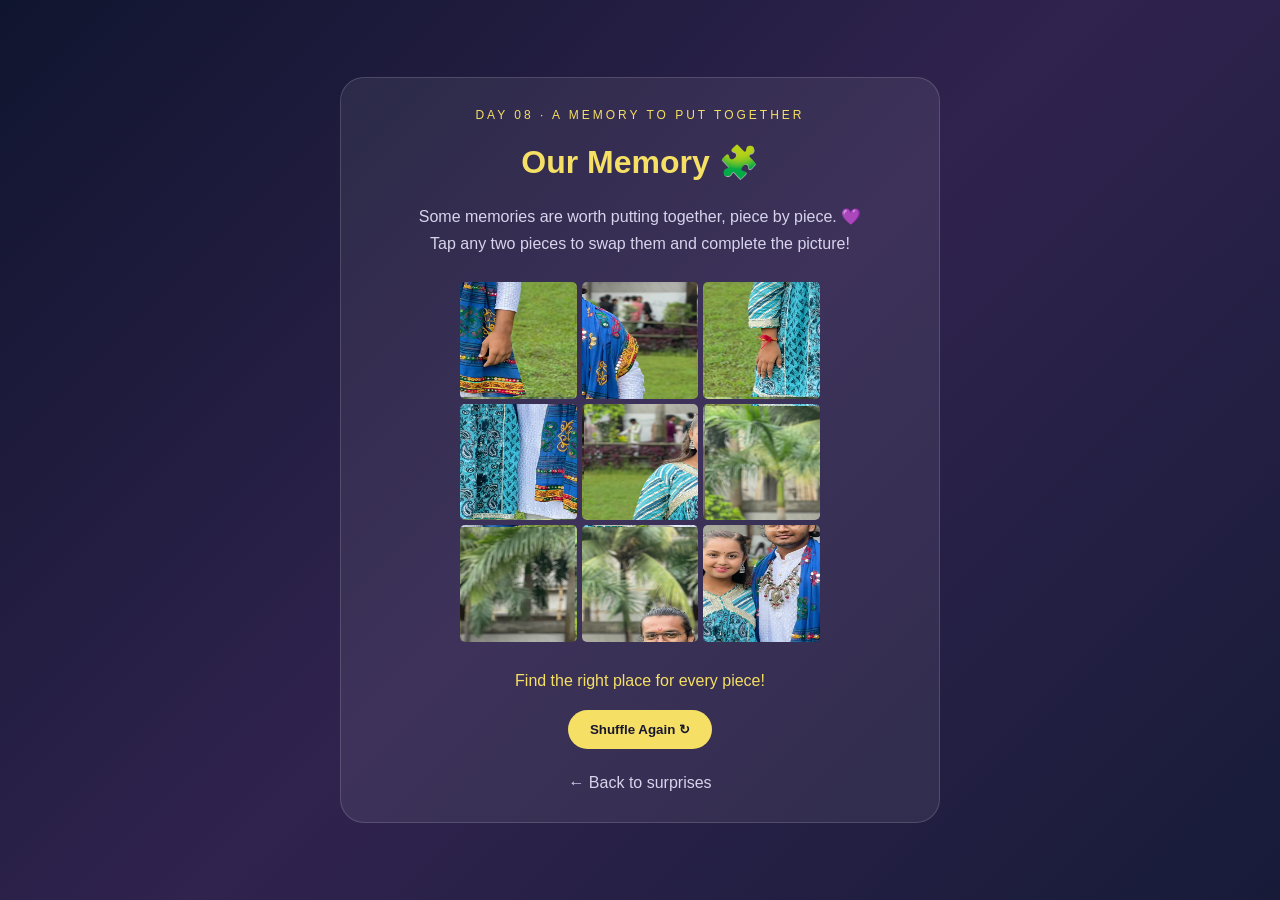
<file: daily/day8.html>
<!DOCTYPE html>
<html lang="en">
<head>
<meta charset="UTF-8">
<meta name="viewport" content="width=device-width, initial-scale=1.0">
<title>Day 8 - Our Memory</title>

<style>
* {
    box-sizing: border-box;
}

body {
    margin: 0;
    min-height: 100vh;
    padding: 20px;
    display: flex;
    align-items: center;
    justify-content: center;
    font-family: Arial, sans-serif;
    color: white;
    background: linear-gradient(135deg, #10152f, #30234e, #171b38);
}

.container {
    width: 100%;
    max-width: 600px;
    padding: 30px 20px;
    text-align: center;
    border-radius: 24px;
    background: rgba(255,255,255,0.07);
    border: 1px solid rgba(255,255,255,0.15);
}

.tag {
    color: #f5df65;
    letter-spacing: 3px;
    font-size: 12px;
}

h1 {
    color: #f5df65;
}

p {
    color: #d8d4ec;
    line-height: 1.7;
}

#puzzle {
    display: grid;
    grid-template-columns: repeat(3, 1fr);
    gap: 5px;
    width: 100%;
    max-width: 360px;
    margin: 25px auto;
}

.piece {
    aspect-ratio: 1;
    border: 2px solid transparent;
    border-radius: 5px;
    overflow: hidden;
    cursor: pointer;
    background-image: url('../assets/photos/p3.jpeg.jpeg');
    background-size: 300% 300%;
}

.piece.selected {
    border: 3px solid #f5df65;
    filter: brightness(0.65);
}

button {
    padding: 12px 22px;
    border: none;
    border-radius: 30px;
    background: #f5df65;
    color: #17172e;
    font-weight: bold;
    cursor: pointer;
}

#message {
    color: #f5df65;
    min-height: 25px;
}

#complete {
    display: none;
    margin-top: 20px;
    animation: reveal 1s ease;
}

#complete img {
    width: 100%;
    max-width: 360px;
    height: auto;
    object-fit: contain;
    border-radius: 15px;
}

@keyframes reveal {
    from {
        opacity: 0;
        transform: scale(0.8);
    }
    to {
        opacity: 1;
        transform: scale(1);
    }
}

.back {
    display: block;
    margin-top: 25px;
    color: #d8d4ec;
    text-decoration: none;
}
</style>
</head>

<body>

<div class="container">

    <div class="tag">DAY 08 · A MEMORY TO PUT TOGETHER</div>

    <h1>Our Memory 🧩</h1>

    <p>
        Some memories are worth putting together,
        piece by piece. 💜
        <br>
        Tap any two pieces to swap them and complete the picture!
    </p>

    <div id="puzzle"></div>

    <p id="message">
        Find the right place for every piece!
    </p>

    <button onclick="shufflePuzzle()">
        Shuffle Again ↻
    </button>

    <div id="complete">
        <h2 style="color:#f5df65">Memory Unlocked! 💜</h2>

        <img
            src="../assets/photos/p3.jpeg.jpeg"
            alt="Our original memory"
        >

        <p>
            Some memories are worth putting together,
            piece by piece. ✨
        </p>
    </div>

    <a class="back" href="../index.html">
        ← Back to surprises
    </a>

</div>

<script>
let pieces = [0,1,2,3,4,5,6,7,8];
let selected = null;

const puzzle = document.getElementById("puzzle");

function drawPuzzle() {

    puzzle.innerHTML = "";

    pieces.forEach((value, index) => {

        const piece = document.createElement("div");

        piece.className = "piece";

        if (selected === index) {
            piece.classList.add("selected");
        }

        const x = (value % 3) * 50;
        const y = Math.floor(value / 3) * 50;

        piece.style.backgroundPosition = x + "% " + y + "%";

        piece.onclick = function() {
            selectPiece(index);
        };

        puzzle.appendChild(piece);
    });
}

function selectPiece(index) {

    if (selected === null) {

        selected = index;

        document.getElementById("message").textContent =
            "Now tap another piece to swap!";

    } else {

        [pieces[selected], pieces[index]] =
        [pieces[index], pieces[selected]];

        selected = null;
    }

    drawPuzzle();

    if (pieces.every((value, index) => value === index)) {

        document.getElementById("message").textContent =
            "You put the memory back together! 🎉";

        document.getElementById("complete").style.display = "block";

    } else if (selected === null) {

        document.getElementById("message").textContent =
            "Keep going, Kannu! 💜";
    }
}

function shufflePuzzle() {

    pieces = [0,1,2,3,4,5,6,7,8];

    for (let i = pieces.length - 1; i > 0; i--) {

        const j = Math.floor(Math.random() * (i + 1));

        [pieces[i], pieces[j]] = [pieces[j], pieces[i]];
    }

    if (pieces.every((value, index) => value === index)) {
        [pieces[0], pieces[1]] = [pieces[1], pieces[0]];
    }

    selected = null;

    document.getElementById("complete").style.display = "none";

    document.getElementById("message").textContent =
        "Find the right place for every piece!";

    drawPuzzle();
}

shufflePuzzle();
</script>

</body>
</html>
</file>
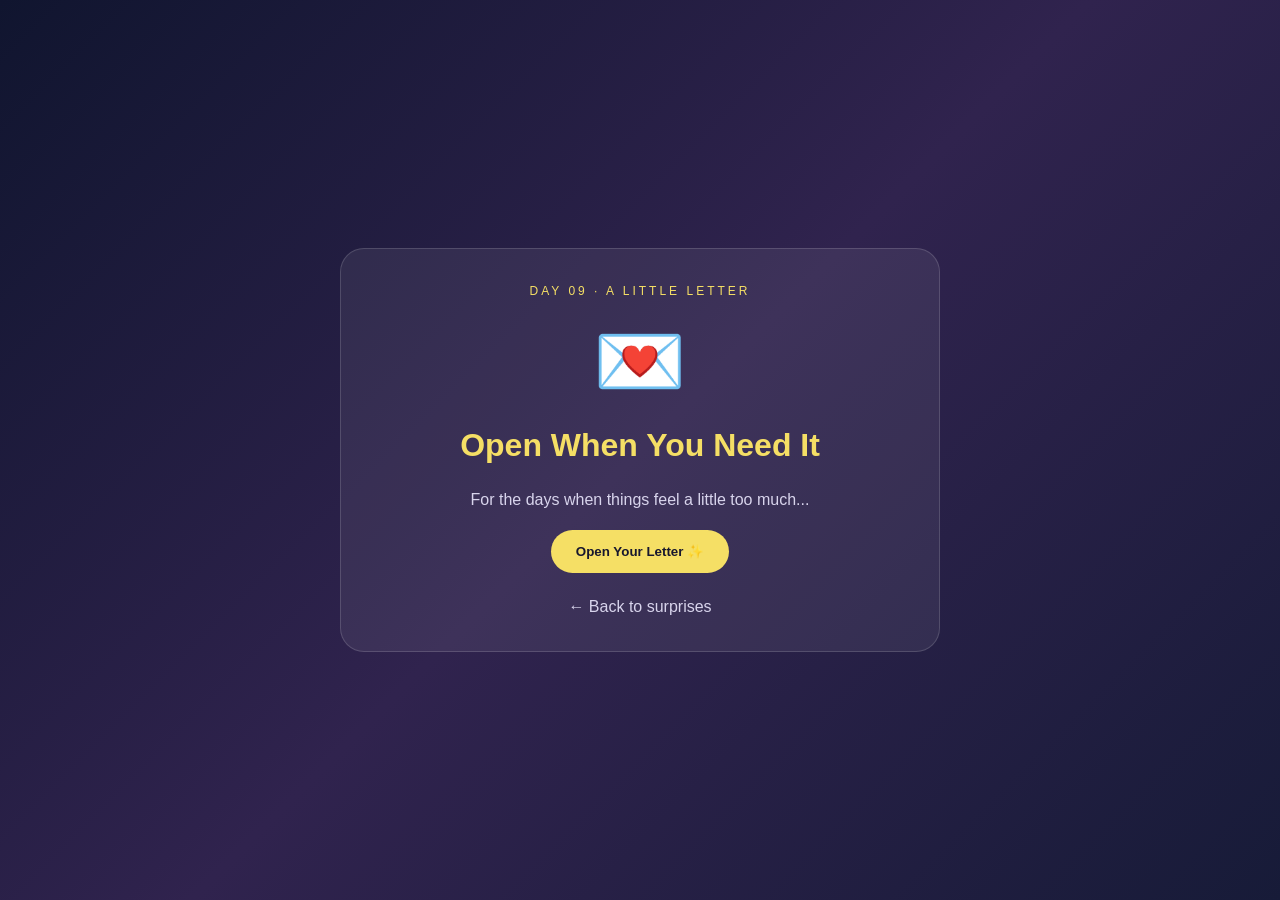
<file: daily/day9.html>
<!DOCTYPE html>
<html lang="en">
<head>
<meta charset="UTF-8">
<meta name="viewport" content="width=device-width, initial-scale=1.0">
<title>Day 9 - Open When You Need It</title>
<style>
*{box-sizing:border-box}
body{margin:0;min-height:100vh;padding:20px;display:flex;align-items:center;justify-content:center;font-family:Arial,sans-serif;color:white;background:linear-gradient(135deg,#10152f,#30234e,#171b38)}
.container{width:100%;max-width:600px;padding:35px 25px;text-align:center;border-radius:24px;background:rgba(255,255,255,.07);border:1px solid rgba(255,255,255,.15)}
.tag{color:#f5df65;letter-spacing:3px;font-size:12px}
h1,h2{color:#f5df65}
p{color:#d8d4ec;line-height:1.8}
.envelope{font-size:75px;margin:20px}
button{padding:14px 25px;border:0;border-radius:30px;background:#f5df65;color:#17172e;font-weight:bold;cursor:pointer}
#letter{display:none;text-align:left;margin-top:25px;padding:25px;border-radius:16px;background:rgba(255,255,255,.06);line-height:1.9;animation:open .8s ease}
@keyframes open{from{opacity:0;transform:translateY(15px)}to{opacity:1;transform:translateY(0)}}
.back{display:block;margin-top:25px;color:#d8d4ec;text-decoration:none}
</style>
</head>
<body>
<div class="container">
<div class="tag">DAY 09 · A LITTLE LETTER</div>
<div class="envelope">💌</div>
<h1>Open When You Need It</h1>
<p>For the days when things feel a little too much...</p>
<button onclick="openLetter()">Open Your Letter ✨</button>
<div id="letter">
<h2>Hey Kannu, 💜</h2>
<p>
If you're reading this, maybe today isn't going exactly the way you wanted.
<br><br>
So here's a small reminder: you don't have to figure everything out at once. Take a breath, give yourself some time, and don't be too hard on yourself.
<br><br>
You're allowed to have bad days. You're allowed to feel tired. And you're allowed to ask for help when you need it.
<br><br>
Don't forget the good things about yourself just because one day feels difficult.
<br><br>
Keep being funny, keep being caring, and keep being your wonderfully pagal self. 😂
<br><br>
I hope life gives you plenty of reasons to smile. And whenever you need a little reminder, come back and read this again.
<br><br>
Take care of yourself, okay?
<br><br>
<strong style="color:#f5df65">Your friend, always cheering for you. 💜</strong>
</p>
</div>
<a class="back" href="../index.html">← Back to surprises</a>
</div>
<script>
function openLetter(){
document.getElementById("letter").style.display="block";
}
</script>
</body>
</html>
</file>
<file: assets/style.css>
@import url('https://fonts.googleapis.com/css2?family=DM+Sans:wght@400;500;600;700&family=Playfair+Display:wght@500;600;700&display=swap');

* {
    margin: 0;
    padding: 0;
    box-sizing: border-box;
}

body {
    min-height: 100vh;
    font-family: 'DM Sans', sans-serif;
    background:
        radial-gradient(circle at 15% 20%, #35316a 0%, transparent 35%),
        radial-gradient(circle at 85% 80%, #30204f 0%, transparent 35%),
        #101329;
    color: white;
    padding: 25px;
}

[hidden] {
    display: none !important;
}

/* PASSWORD SCREEN */

.welcome-container {
    width: 100%;
    max-width: 480px;
    margin: 35px auto;
    text-align: center;
    padding: 48px 32px;
    border: 1px solid rgba(210,190,255,0.22);
    border-radius: 28px;
    background: rgba(255,255,255,0.055);
    backdrop-filter: blur(16px);
    box-shadow: 0 20px 70px rgba(0,0,0,0.3);
    animation: appear 1s ease;
}

.stars {
    color: #f2d65c;
    font-size: 25px;
    margin-bottom: 28px;
    letter-spacing: 8px;
}

.small-heading {
    color: #c6b4f5;
    font-size: 11px;
    letter-spacing: 4px;
    margin-bottom: 18px;
}

h1 {
    font-family: 'Playfair Display', serif;
    font-size: clamp(38px, 8vw, 55px);
    font-weight: 600;
    margin-bottom: 18px;
}

.subtitle {
    color: #d0c9e4;
    font-size: 15px;
    line-height: 1.9;
}

.lock-icon {
    width: 72px;
    height: 72px;
    margin: 36px auto 24px;
    border-radius: 50%;
    display: flex;
    align-items: center;
    justify-content: center;
    background: rgba(202,179,255,0.12);
    color: #f2d65c;
    font-size: 30px;
    border: 1px solid rgba(202,179,255,0.3);
}

h2 {
    font-family: 'Playfair Display', serif;
    font-size: 25px;
    margin-bottom: 12px;
    color: #e6d8ff;
}

.instruction {
    color: #aaa3c4;
    font-size: 13px;
    margin-bottom: 24px;
}

form {
    display: flex;
    flex-direction: column;
    gap: 14px;
}

input {
    width: 100%;
    padding: 16px;
    border-radius: 12px;
    border: 1px solid rgba(215,195,255,0.3);
    background: rgba(255,255,255,0.07);
    color: white;
    outline: none;
    font-size: 15px;
    text-align: center;
}

input::placeholder {
    color: #aaa3c4;
}

input:focus {
    border-color: #d4bcff;
}

button {
    padding: 15px;
    border: none;
    border-radius: 12px;
    background: #f2d65c;
    color: #17152c;
    font-size: 14px;
    font-weight: 700;
    cursor: pointer;
    transition: 0.3s ease;
}

button:hover:not(:disabled) {
    background: #ffe987;
    transform: translateY(-2px);
}

#message {
    min-height: 24px;
    margin-top: 16px;
    color: #e6c9ff;
    font-size: 13px;
}

footer {
    margin-top: 38px;
    color: #9389ae;
    font-size: 10px;
    letter-spacing: 2px;
}

/* DASHBOARD */

.dashboard {
    width: 100%;
    max-width: 1050px;
    margin: 0 auto;
    padding: 35px 10px;
    animation: appear 0.8s ease;
}

.dashboard-header {
    text-align: center;
    margin-bottom: 40px;
}

.dashboard-header h1 {
    font-size: clamp(35px, 7vw, 52px);
}

.progress-box {
    max-width: 420px;
    margin: 28px auto 0;
    color: #cfc5e8;
    font-size: 12px;
}

.progress-track {
    height: 6px;
    background: rgba(255,255,255,0.12);
    border-radius: 10px;
    margin-top: 12px;
    overflow: hidden;
}

.progress-fill {
    height: 100%;
    width: 0%;
    background: #f2d65c;
    border-radius: 10px;
    transition: width 0.5s ease;
}

.day-grid {
    display: grid;
    grid-template-columns: repeat(3, 1fr);
    gap: 20px;
}

.day-card {
    padding: 24px 20px;
    min-height: 195px;
    border: 1px solid rgba(210,190,255,0.2);
    border-radius: 20px;
    background: rgba(255,255,255,0.055);
    transition: 0.3s ease;
}

.day-card:hover {
    transform: translateY(-5px);
    border-color: rgba(242,214,92,0.5);
}

.day-number {
    color: #f2d65c;
    font-family: 'Playfair Display', serif;
    font-size: 30px;
    display: block;
    margin-bottom: 14px;
}

.day-card h3 {
    color: #e6d8ff;
    font-family: 'Playfair Display', serif;
    font-size: 18px;
    margin-bottom: 9px;
}

.day-card p {
    color: #aaa3c4;
    font-size: 12px;
    line-height: 1.6;
    min-height: 35px;
}

.day-button {
    width: 100%;
    margin-top: 15px;
    padding: 11px;
    background: rgba(255,255,255,0.08);
    color: #bcb3d5;
    border: 1px solid rgba(210,190,255,0.15);
    cursor: not-allowed;
}

.day-button:disabled {
    opacity: 1;
}

.dashboard footer {
    text-align: center;
    margin-top: 45px;
}

@keyframes appear {
    from {
        opacity: 0;
        transform: translateY(20px);
    }
    to {
        opacity: 1;
        transform: translateY(0);
    }
}

@media (max-width: 750px) {
    .day-grid {
        grid-template-columns: repeat(2, 1fr);
        gap: 13px;
    }

    .day-card {
        padding: 20px 15px;
    }
}

@media (max-width: 420px) {
    body {
        padding: 15px;
    }

    .welcome-container {
        padding: 38px 20px;
    }

    .day-grid {
        grid-template-columns: 1fr;
    }
}

/* ===== DAY 1: THE BEGINNING ===== */

.day-one-container {
    width: 100%;
    max-width: 720px;
    margin: 35px auto;
    padding: 25px 15px 50px;
    text-align: center;
    animation: appear 0.8s ease;
}

.day-one-star {
    color: #f2d65c;
    font-size: 55px;
    margin: 25px 0;
    text-shadow: 0 0 25px rgba(242,214,92,0.4);
}

.day-one-container h1 {
    margin-bottom: 12px;
}

.day-one-subtitle {
    color: #c6b4f5;
    font-size: 16px;
    margin-bottom: 35px;
}

.letter-card,
.funny-card,
.mystery-card {
    text-align: left;
    padding: 30px;
    margin-bottom: 22px;
    border: 1px solid rgba(210,190,255,0.2);
    border-radius: 22px;
    background: rgba(255,255,255,0.055);
    backdrop-filter: blur(12px);
    box-shadow: 0 15px 40px rgba(0,0,0,0.15);
}

.letter-label {
    color: #f2d65c;
    font-size: 10px;
    letter-spacing: 3px;
    margin-bottom: 18px;
    font-weight: 700;
}

.letter-card h2,
.funny-card h2,
.mystery-card h2 {
    font-family: 'Playfair Display', serif;
    color: #e6d8ff;
    font-size: 25px;
    margin-bottom: 20px;
}

.letter-card > p:not(.letter-label),
.funny-card > p:not(.letter-label),
.mystery-card > p:not(.letter-label) {
    color: #d0c9e4;
    font-size: 14px;
    line-height: 1.9;
    margin-bottom: 15px;
}

.letter-sign {
    text-align: right;
    color: #f2d65c !important;
    font-family: 'Playfair Display', serif;
    font-style: italic;
    margin-top: 25px;
}

.funny-card {
    border-color: rgba(242,214,92,0.25);
}

.mystery-card {
    text-align: center;
}

.mystery-icon {
    font-size: 42px;
    margin-bottom: 18px;
}

.mystery-card button {
    width: 100%;
    max-width: 300px;
    margin-top: 12px;
}

.hint-message {
    padding: 18px;
    margin-top: 20px !important;
    border-radius: 14px;
    background: rgba(242,214,92,0.09);
    border: 1px solid rgba(242,214,92,0.25);
    color: #f4e5a2 !important;
    animation: appear 0.5s ease;
}

.back-link {
    display: inline-block;
    color: #c6b4f5;
    text-decoration: none;
    font-size: 13px;
    margin-top: 15px;
}

.back-link:hover {
    color: #f2d65c;
}

@media (max-width: 480px) {
    .letter-card,
    .funny-card,
    .mystery-card {
        padding: 23px 19px;
    }
}
</file>
